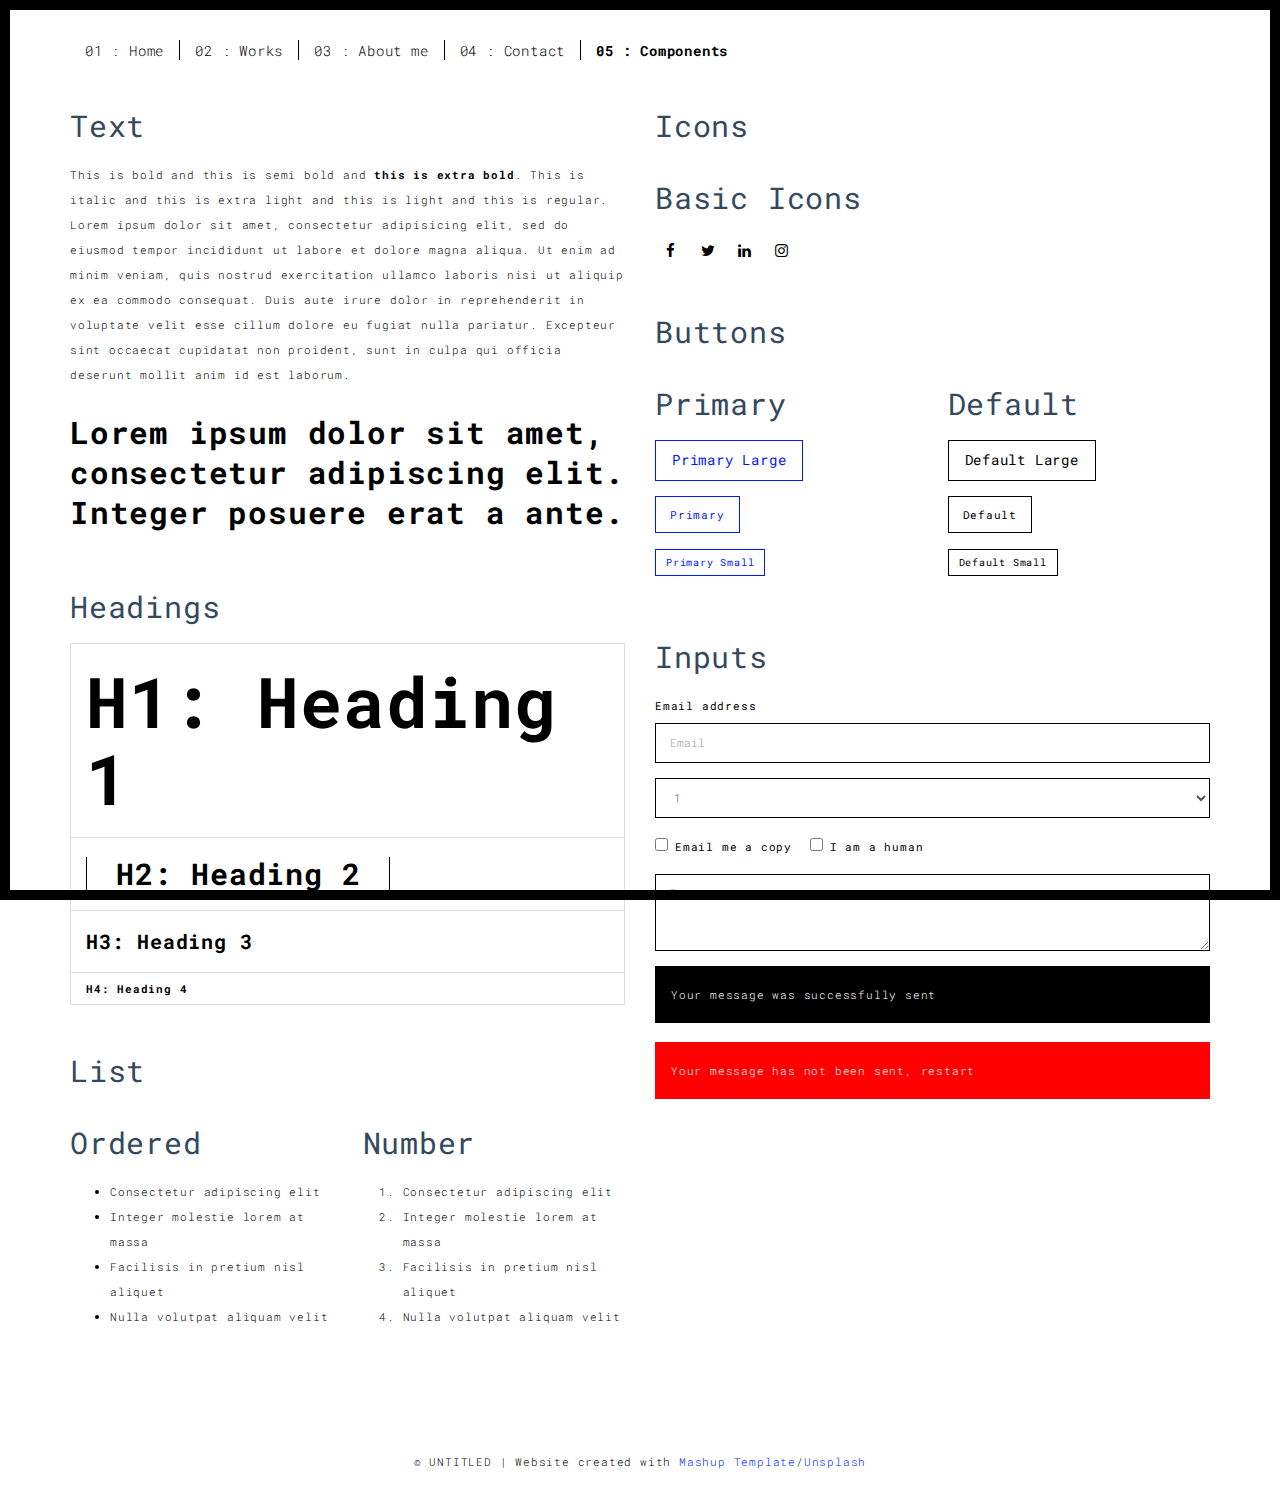
<file: components.html>
<!DOCTYPE html>
<html lang="en">

<head>
  <meta charset="UTF-8">
  <meta content="IE=edge" http-equiv="X-UA-Compatible">
  <meta content="width=device-width,initial-scale=1" name="viewport">
  <meta content="description" name="description">
  <meta name="google" content="notranslate" />
  <meta content="Mashup templates have been developped by Orson.io team" name="author">

  <!-- Disable tap highlight on IE -->
  <meta name="msapplication-tap-highlight" content="no">
  
  <link rel="apple-touch-icon" sizes="180x180" href="./assets/apple-icon-180x180.png">
  <link href="./assets/favicon.ico" rel="icon">

  <title>Title page</title>  

<link href="./main.3f6952e4.css" rel="stylesheet"></head>

<body class="">
<div id="site-border-left"></div>
<div id="site-border-right"></div>
<div id="site-border-top"></div>
<div id="site-border-bottom"></div>
 <!-- Add your content of header -->
<header>
  <nav class="navbar  navbar-fixed-top navbar-default">
    <div class="container">
        <button type="button" class="navbar-toggle collapsed" data-toggle="collapse" data-target="#navbar-collapse" aria-expanded="false">
          <span class="sr-only">Toggle navigation</span>
          <span class="icon-bar"></span>
          <span class="icon-bar"></span>
          <span class="icon-bar"></span>
        </button>

      <div class="collapse navbar-collapse" id="navbar-collapse">
        <ul class="nav navbar-nav ">
          <li><a href="./index.html" title="">01 : Home</a></li>
          <li><a href="./works.html" title="">02 : Works</a></li>
          <li><a href="./about.html" title="">03 : About me</a></li>
          <li><a href="./contact.html" title="">04 : Contact</a></li>
          <li><a href="./components.html" title="">05 : Components</a></li>
        </ul>


      </div> 
    </div>
  </nav>
</header>

<div class="section-container">
  
<!-- Add your site or app content here -->
  <div class="container">
    <div class="row">
      <div class="col-xs-12 col-md-6">

        <div class="template-example">
          <h2 class="template-title-example">Text</h2>
          <p>This is bold and this is semi bold and <b>this is extra bold</b>. This is italic and this is extra light and this is light
          and this is regular. Lorem ipsum dolor sit amet, consectetur adipisicing elit, sed do eiusmod
          tempor incididunt ut labore et dolore magna aliqua. Ut enim ad minim veniam,
          quis nostrud exercitation ullamco laboris nisi ut aliquip ex ea commodo
          consequat. Duis aute irure dolor in reprehenderit in voluptate velit esse
          cillum dolore eu fugiat nulla pariatur. Excepteur sint occaecat cupidatat non
          proident, sunt in culpa qui officia deserunt mollit anim id est laborum.

          <blockquote>
            <p>Lorem ipsum dolor sit amet, consectetur adipiscing elit. Integer posuere erat a ante.</p>
          </blockquote>
          
          </p>
        </div>

        <div class="template-example">
          <h2 class="template-title-example">Headings</h2>
          
          <table class="table table-bordered">
            <tr><td><h1>H1: Heading 1</h1></td></tr>
            <tr><td><h2>H2: Heading 2</h2></td></tr>
            <tr><td><h3>H3: Heading 3</h3></td></tr>
            <tr><td><h4>H4: Heading 4</h4></td></tr>
          </table>
          
        </div>

        
        <div class="template-example">
          <h2 class="template-title-example">List</h2>
          <div class="row">
            <div class="col-md-6">
              <h3 class="template-title-example">Ordered</h3>
              <ul>
                <li>Consectetur adipiscing elit</li>
                <li>Integer molestie lorem at massa</li>
                <li>Facilisis in pretium nisl aliquet</li>
                <li>Nulla volutpat aliquam velit</li>
              </ul>
            </div>
            <div class="col-md-6">
              <h3 class="template-title-example">Number</h3>
              <ol>
                <li>Consectetur adipiscing elit</li>
                <li>Integer molestie lorem at massa</li>
                <li>Facilisis in pretium nisl aliquet</li>
                <li>Nulla volutpat aliquam velit</li>
              </ol>
            </div>
          </div>
        </div>
        
      </div>

      <div class="col-xs-12 col-md-6">
        <div class="template-example">
          <h2 class="template-title-example">Icons</h2>
          
          <div class="row">
            
            <div class="col-md-6">
               <h3 class="template-title-example">Basic Icons</h2>
                <ul class="list-icons">
                  <li>
                    <span class="fa-icon">
                      <i class="fa fa-facebook"></i>
                    </span>
                  </li>
                  <li>
                    <span class="fa-icon">
                      <i class="fa fa-twitter"></i>
                    </span>
                  </li>
                  <li>
                    <span class="fa-icon">
                      <i class="fa fa-linkedin"></i>
                    </span>
                  </li>
                  <li>
                    <span class="fa-icon">
                      <i class="fa fa-instagram"></i>
                    </span>
                  </li>
                </ul>
            </div>

          </div>


          


        </div>

        <div class="template-example">
          <h2 class="template-title-example">Buttons</h2>
          <div class="row">
            <div class="col-md-6">
              <h3 class="template-title-example">Primary</h2>
              <div class="row">
                  <div class="col-md-6">
                  <p><a href="" class="btn btn-primary btn-lg">Primary Large</a></p>
                  <p><a href="" class="btn btn-primary">Primary </a></p>
                  <p><a href="" class="btn btn-primary btn-sm">Primary Small</a></p>
                </div>
              </div>

              
            </div>

            <div class="col-md-6">
              <h3 class="template-title-example">Default</h2>
              <div class="row">
                  <div class="col-md-6">
                  <p><a href="" class="btn btn-default btn-lg">Default Large</a></p>
                  <p><a href="" class="btn btn-default">Default </a></p>
                  <p><a href="" class="btn btn-default btn-sm">Default Small</a></p>
                </div>
              </div>

            </div>
          </div>
        </div>
        
        <div class="template-example">
          <h2 class="template-title-example">Inputs</h2>

            <div class="form-group">
              <label for="exampleInputEmail1">Email address</label>
              <input type="email" class="form-control" id="exampleInputEmail1" placeholder="Email">
            </div>

            <div class="form-group">
              <select class="form-control">
                <option>1</option>
                <option>2</option>
                <option>3</option>
                <option>4</option>
                <option>5</option>
              </select>
            </div>

            <div class="form-group">
              <label class="checkbox-inline">
                <input 
                type="checkbox" id="inlineCheckbox1" value="option1"> Email me a copy
              </label>
              <label class="checkbox-inline">
                <input type="checkbox" id="inlineCheckbox2" value="option2"> I am a human
              </label>
            </div>

            <div class="form-group">
              <textarea class="form-control" rows="3" placeholder="Enter your message"></textarea>
            </div>
            
            <div class="alert alert-success" role="alert">Your message was successfully sent</div>
            <div class="alert alert-danger" role="alert">Your message has not been sent, restart</div>
        </div>




      </div>
    </div>
  </div>
</div>

<footer class="footer-container text-center">
  <div class="container">
    <div class="row">
      <div class="col-xs-12">
        <p>© UNTITLED | Website created with <a href="http://www.mashup-template.com/" title="Create website with free html template">Mashup Template</a>/<a href="https://www.unsplash.com/" title="Beautiful Free Images">Unsplash</a></p>
      </div>
    </div>
  </div>
</footer>

<script>
  document.addEventListener("DOMContentLoaded", function (event) {
     navActivePage();
  });
</script>

<!-- Google Analytics: change UA-XXXXX-X to be your site's ID 

<script>
  (function (i, s, o, g, r, a, m) {
    i['GoogleAnalyticsObject'] = r; i[r] = i[r] || function () {
      (i[r].q = i[r].q || []).push(arguments)
    }, i[r].l = 1 * new Date(); a = s.createElement(o),
      m = s.getElementsByTagName(o)[0]; a.async = 1; a.src = g; m.parentNode.insertBefore(a, m)
  })(window, document, 'script', '//www.google-analytics.com/analytics.js', 'ga');
  ga('create', 'UA-XXXXX-X', 'auto');
  ga('send', 'pageview');
</script>

--> <script type="text/javascript" src="./main.70a66962.js"></script></body>

</html>
</file>
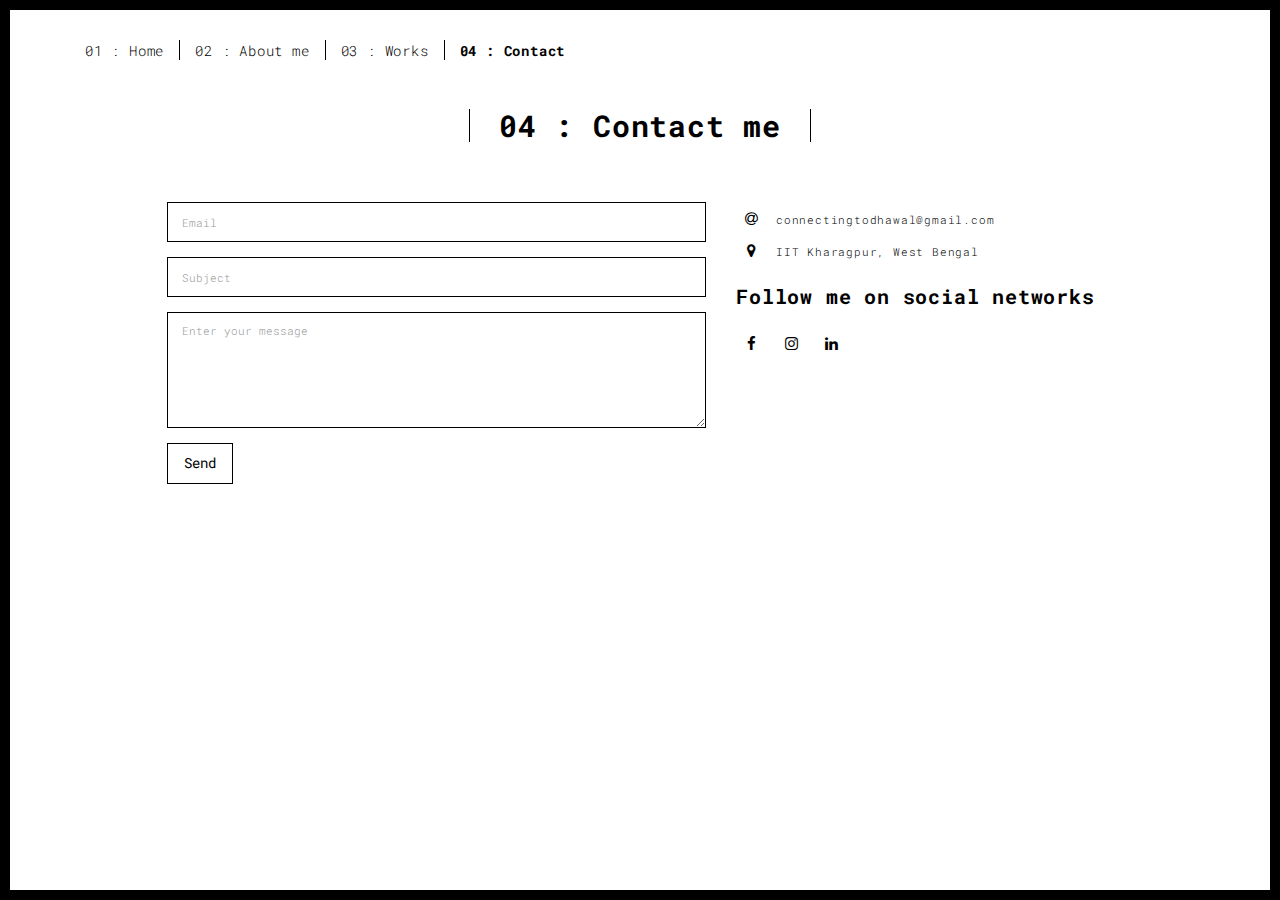
<file: contact.html>
<!DOCTYPE html>
<html lang="en">

<head>
  <meta charset="UTF-8">
  <meta content="IE=edge" http-equiv="X-UA-Compatible">
  <meta content="width=device-width,initial-scale=1" name="viewport">
  <meta content="description" name="description">
  <meta name="google" content="notranslate" />
  <meta content="Mashup templates have been developped by Orson.io team" name="author">

  <!-- Disable tap highlight on IE -->
  <meta name="msapplication-tap-highlight" content="no">
  
  <link rel="apple-touch-icon" sizes="180x180" href="./assets/apple-icon-180x180.png">
  <link href="./assets/favicon.ico" rel="icon">

  <title>Dhawal's Portfolio</title> 

<link href="./main.3f6952e4.css" rel="stylesheet"></head>

<body class="">
<div id="site-border-left"></div>
<div id="site-border-right"></div>
<div id="site-border-top"></div>
<div id="site-border-bottom"></div>
 <!-- Add your content of header -->
<header>
  <nav class="navbar  navbar-fixed-top navbar-default">
    <div class="container">
        <button type="button" class="navbar-toggle collapsed" data-toggle="collapse" data-target="#navbar-collapse" aria-expanded="false">
          <span class="sr-only">Toggle navigation</span>
          <span class="icon-bar"></span>
          <span class="icon-bar"></span>
          <span class="icon-bar"></span>
        </button>

      <div class="collapse navbar-collapse" id="navbar-collapse">
        <ul class="nav navbar-nav ">
          <li><a href="./index.html" title="">01 : Home</a></li>          
          <li><a href="./about.html" title="">02 : About me</a></li>
          <li><a href="./works.html" title="">03 : Works</a></li>
          <li><a href="./contact.html" title="">04 : Contact</a></li>
        </ul>


      </div> 
    </div>
  </nav>
</header>

<div class="section-container">
    <div class="container">
      <div class="row">
        <div class="col-xs-12">
          <div class="section-container-spacer text-center">
            <h1 class="h2">04 : Contact me</h1>
          </div>
          
          <div class="row">
            <div class="col-md-10 col-md-offset-1">
               <form action="" class="reveal-content">
                  <div class="row">
                    <div class="col-md-7">
                      <div class="form-group">
                        <input type="email" class="form-control" id="email" placeholder="Email">
                      </div>
                      <div class="form-group">
                        <input type="text" class="form-control" id="subject" placeholder="Subject">
                      </div>
                      <div class="form-group">
                        <textarea class="form-control" rows="5" placeholder="Enter your message"></textarea>
                      </div>
                      <button type="submit" class="btn btn-default btn-lg">Send</button>
                    </div>
                    <script src="https://smtpjs.com/v3/smtp.js">
                    </script>
                    <div class="col-md-5 address-container">
                      <ul class="list-unstyled">
                        <!-- <li>
                          <span class="fa-icon">
                            <i class="fa fa-phone" aria-hidden="true"></i>
                          </span>
                          (+91)7697726092
                        </li> -->
                        <li>
                          <span class="fa-icon">
                            <i class="fa fa-at" aria-hidden="true"></i>
                          </span>
                          connectingtodhawal@gmail.com
                        </li>
                        <li>
                          <span class="fa-icon">
                            <i class="fa fa fa-map-marker" aria-hidden="true"></i>
                          </span>
                          IIT Kharagpur, West Bengal
                        </li>
                      </ul>
                      <h3>Follow me on social networks</h3>
                      <a href="http://www.facebook.com" title="" class="fa-icon">
                        <i class="fa fa-facebook"></i>
                      </a>
                      <a href="https://www.instagram.com/dhawaldixit543?igsh=cXM5aWhsa3dhdzhi
                      " title="" class="fa-icon">
                        <i class="fa fa-instagram" ></i>

                      </a>
                      <a href="http://www.linkedin.com/in/dhawal-dixit-1856a6236/" title="" class="fa-icon">
                        <i class="fa fa-linkedin"></i>
                      </a>

                    </div>
                  </div>
                </form>
            </div>

          </div>
         
       </div>
      </div>
    </div>
  </div>



<script>
  document.addEventListener("DOMContentLoaded", function (event) {
     navActivePage();
  });
</script>


<script type="text/javascript" src="./main.70a66962.js"></script></body>

</html>
</file>
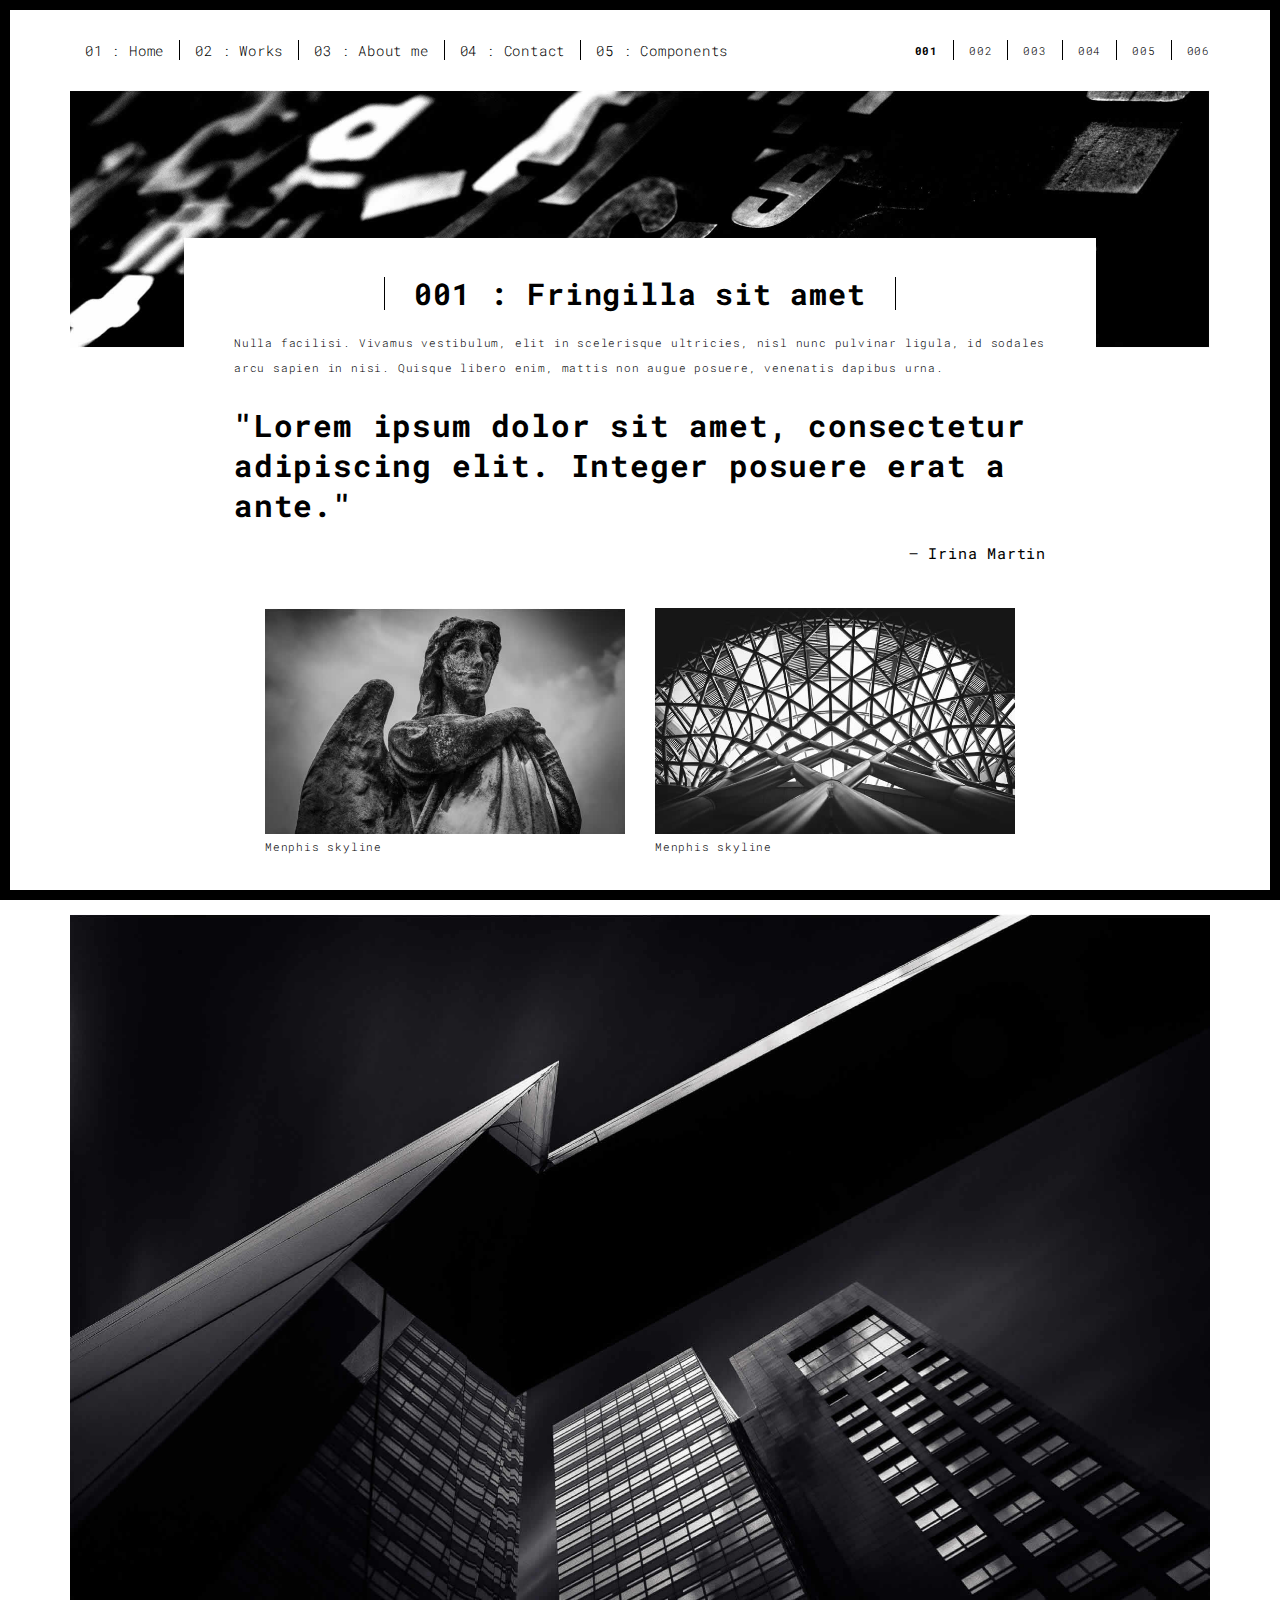
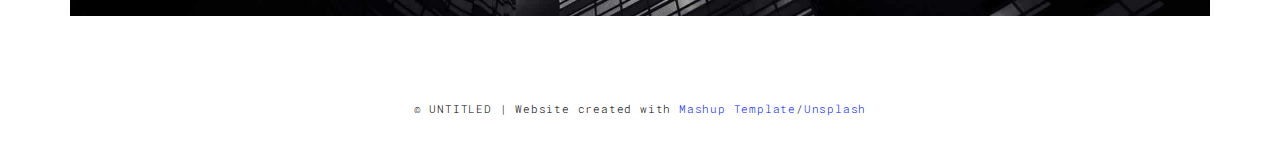
<file: work.html>
<!DOCTYPE html>
<html lang="en">

<head>
  <meta charset="UTF-8">
  <meta content="IE=edge" http-equiv="X-UA-Compatible">
  <meta content="width=device-width,initial-scale=1" name="viewport">
  <meta content="description" name="description">
  <meta name="google" content="notranslate" />
  <meta content="Mashup templates have been developped by Orson.io team" name="author">

  <!-- Disable tap highlight on IE -->
  <meta name="msapplication-tap-highlight" content="no">
  
  <link rel="apple-touch-icon" sizes="180x180" href="./assets/apple-icon-180x180.png">
  <link href="./assets/favicon.ico" rel="icon">

  <title>Title page</title>  

<link href="./main.3f6952e4.css" rel="stylesheet"></head>

<body class="">
<div id="site-border-left"></div>
<div id="site-border-right"></div>
<div id="site-border-top"></div>
<div id="site-border-bottom"></div>
<!-- Add your content of header -->
<header>
  <nav class="navbar  navbar-fixed-top navbar-default">
    <div class="container">
        <button type="button" class="navbar-toggle collapsed" data-toggle="collapse" data-target="#navbar-collapse" aria-expanded="false">
          <span class="sr-only">Toggle navigation</span>
          <span class="icon-bar"></span>
          <span class="icon-bar"></span>
          <span class="icon-bar"></span>
        </button>

      <div class="collapse navbar-collapse" id="navbar-collapse">
        <ul class="nav navbar-nav ">
          <li><a href="./index.html" title="">01 : Home</a></li>
          <li><a href="./works.html" title="">02 : Works</a></li>
          <li><a href="./about.html" title="">03 : About me</a></li>
          <li><a href="./contact.html" title="">04 : Contact</a></li>
          <li><a href="./components.html" title="">05 : Components</a></li>
        </ul>


          <ul class="nav navbar-nav navbar-right navbar-small visible-md visible-lg">
            <li><a href="./index.html" title="" class="active">001</a></li>
            <li><a href="./index.html" title="">002</a></li>
            <li><a href="./index.html" title="">003</a></li>
            <li><a href="./index.html" title="">004</a></li>
            <li><a href="./index.html" title="">005</a></li>
            <li><a href="./index.html" title="">006</a></li>
          </ul>


      </div> 
    </div>
  </nav>
</header>
<div class="section-container">
  <div class="container">
    <div class="row">
      <div class="col-xs-12">
        <img src="./assets/images/work001-01.jpg" class="img-responsive" alt="">
        <div class="card-container">
          <div class="text-center">
            <h1 class="h2">001 : Fringilla sit amet</h1>
          </div>
          <p>Nulla facilisi. Vivamus vestibulum, elit in scelerisque ultricies, nisl nunc pulvinar ligula, id sodales arcu sapien in nisi. Quisque libero enim, mattis non augue posuere, venenatis dapibus urna.</p>

          <blockquote>
            <p>"Lorem ipsum dolor sit amet, consectetur adipiscing elit. Integer posuere erat a ante."</p>
            <small class="pull-right">Irina Martin</small>
          </blockquote>
        </div>
      </div>

      
      
      <div class="col-md-8 col-md-offset-2 section-container-spacer">
        <div class="row">
          <div class="col-xs-12 col-md-6">
            <img src="./assets/images/work001-02.jpg" class="img-responsive" alt="">
            <p>Menphis skyline</p>
          </div>
          <div class="col-xs-12 col-md-6">
            <img src="./assets/images/work001-03.jpg" class="img-responsive" alt="">
            <p>Menphis skyline</p>
          </div>
        </div>
      </div>

      <div class="col-xs-12">
        <img src="./assets/images/work001-04.jpg" class="img-responsive" alt="">
      </div>

    </div>
  </div>
</div>


<footer class="footer-container text-center">
  <div class="container">
    <div class="row">
      <div class="col-xs-12">
        <p>© UNTITLED | Website created with <a href="http://www.mashup-template.com/" title="Create website with free html template">Mashup Template</a>/<a href="https://www.unsplash.com/" title="Beautiful Free Images">Unsplash</a></p>
      </div>
    </div>
  </div>
</footer>

<script>
  document.addEventListener("DOMContentLoaded", function (event) {
     navActivePage();
  });
</script>

<!-- Google Analytics: change UA-XXXXX-X to be your site's ID 

<script>
  (function (i, s, o, g, r, a, m) {
    i['GoogleAnalyticsObject'] = r; i[r] = i[r] || function () {
      (i[r].q = i[r].q || []).push(arguments)
    }, i[r].l = 1 * new Date(); a = s.createElement(o),
      m = s.getElementsByTagName(o)[0]; a.async = 1; a.src = g; m.parentNode.insertBefore(a, m)
  })(window, document, 'script', '//www.google-analytics.com/analytics.js', 'ga');
  ga('create', 'UA-XXXXX-X', 'auto');
  ga('send', 'pageview');
</script>

--> <script type="text/javascript" src="./main.70a66962.js"></script></body>

</html>
</file>
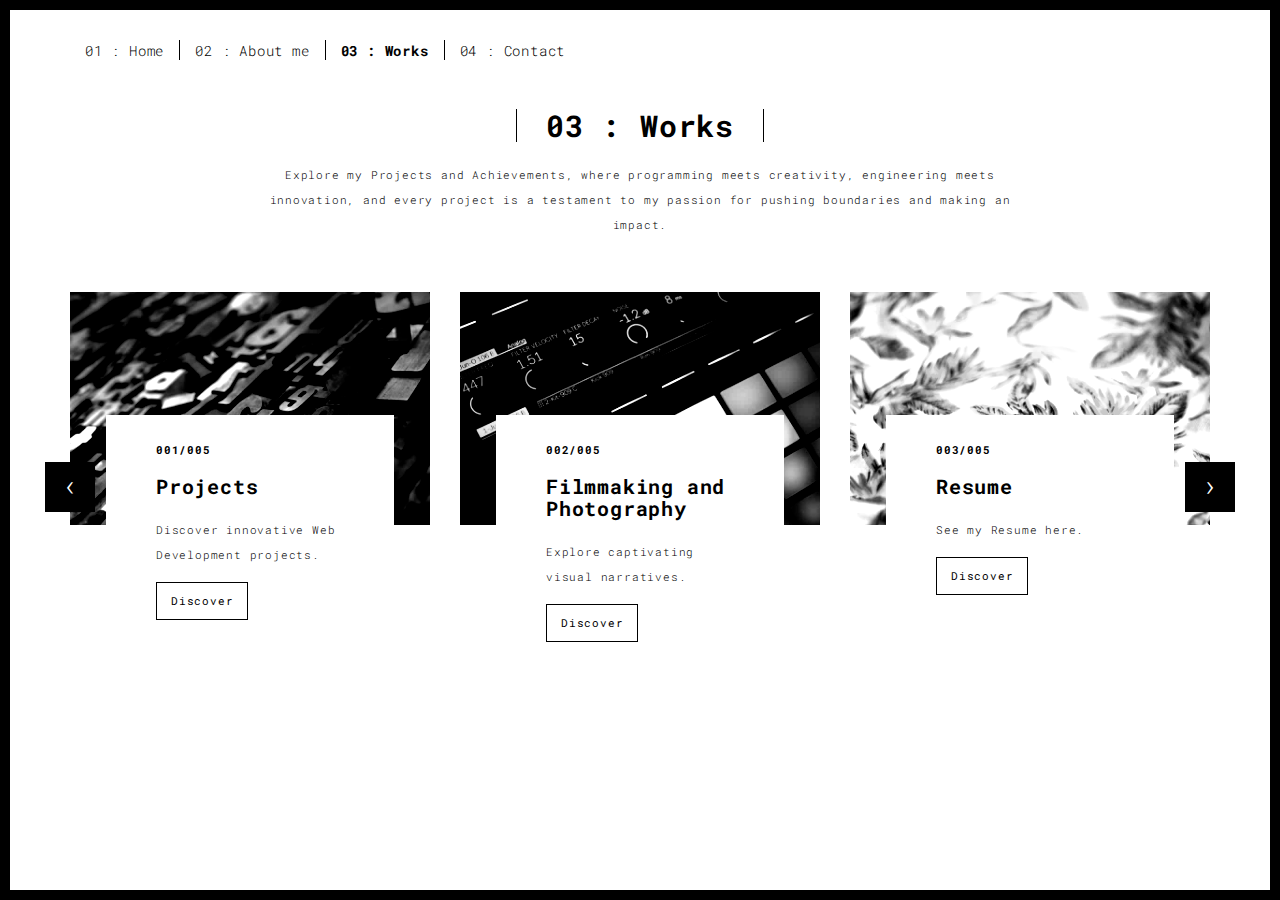
<file: works.html>
<!DOCTYPE html>
<html lang="en">

<head>
  <meta charset="UTF-8">
  <meta content="IE=edge" http-equiv="X-UA-Compatible">
  <meta content="width=device-width,initial-scale=1" name="viewport">
  <meta content="description" name="description">
  <meta name="google" content="notranslate" />
  <meta content="Mashup templates have been developped by Orson.io team" name="author">

  <!-- Disable tap highlight on IE -->
  <meta name="msapplication-tap-highlight" content="no">
  
  <link rel="apple-touch-icon" sizes="180x180" href="./assets/apple-icon-180x180.png">
  <link href="./assets/favicon.ico" rel="icon">

  <title>Dhawal's Portfolio</title>  

<link href="./main.3f6952e4.css" rel="stylesheet"></head>

<body class="">
<div id="site-border-left"></div>
<div id="site-border-right"></div>
<div id="site-border-top"></div>
<div id="site-border-bottom"></div>
 <!-- Add your content of header -->
<header>
  <nav class="navbar  navbar-fixed-top navbar-default">
    <div class="container">
        <button type="button" class="navbar-toggle collapsed" data-toggle="collapse" data-target="#navbar-collapse" aria-expanded="false">
          <span class="sr-only">Toggle navigation</span>
          <span class="icon-bar"></span>
          <span class="icon-bar"></span>
          <span class="icon-bar"></span>
        </button>

      <div class="collapse navbar-collapse" id="navbar-collapse">
        <ul class="nav navbar-nav ">
          <li><a href="./index.html" title="">01 : Home</a></li>          
          <li><a href="./about.html" title="">02 : About me</a></li>
          <li><a href="./works.html" title="">03 : Works</a></li>
          <li><a href="./contact.html" title="">04 : Contact</a></li>
        </ul>


      </div> 
    </div>
  </nav>
</header>

<div class="section-container">
  <div class="container">
    <div class="row">
      
      <div class="col-sm-8 col-sm-offset-2 section-container-spacer">
        <div class="text-center">
          <h1 class="h2">03 : Works</h1>
          <p>Explore my Projects and Achievements, where programming meets creativity,
             engineering meets innovation, and every project is a testament to my passion for
             pushing boundaries and making an impact.</p>
        </div>
      </div>

      <div class="col-md-12">
     
      <div id="myCarousel" class="carousel slide projects-carousel">
        <!-- Carousel items -->
        <div class="carousel-inner">
            <div class="item active">
                <div class="row">
                    <div class="col-sm-4">

                      <a href="" title="" class="black-image-project-hover">
                        <img src="./assets/images/work01-hover.jpg" alt="" class="img-responsive">
                      </a>
                      <div class="card-container card-container-lg">
                        <h4>001/005</h4>
                        <h3>Projects</h3>
                        <p>Discover innovative Web Development projects.</p>
                        <a href="" title="" class="btn btn-default">Discover</a>
                      </div>
                    </div>
                    <div class="col-sm-4">
                      <a href="" title="" class="black-image-project-hover">
                        <img src="./assets/images/work02-hover.jpg" alt="" class="img-responsive">
                      </a>
                      <div class="card-container card-container-lg">
                        <h4>002/005</h4>
                        <h3>Filmmaking and Photography</h3>
                        <p>Explore captivating visual narratives.</p>
                        <a href="" title="" class="btn btn-default">Discover</a>
                      </div>
                    </div>
                    <div class="col-sm-4">
                      <a href="" title="" class="black-image-project-hover">
                        <img src="./assets/images/work03-hover.jpg" alt="" class="img-responsive">
                      </a>
                      <div class="card-container card-container-lg">
                        <h4>003/005</h4>
                        <h3>Resume</h3>
                        <p>See my Resume here.</p>
                        <a href="" title="" class="btn btn-default">Discover</a>
                      </div>
                    </div>
                    
                </div>
                <!--/row-->
            </div>
            <!--/item-->
            <div class="item">
                <div class="row">
                  <div class="col-sm-4">
                    <a href="" class="black-image-project-hover">
                      <img src="./assets/images/work02-hover.jpg" alt="Image" class="img-responsive">
                    </a>
                    <div class="card-container">
                      <h4>004/005</h4>
                      <h3>Competitive Programming</h3>
                      <p>Explore software development prowess.</p>
                      <a href="" class="btn btn-default">Discover</a>
                    </div>
                  </div>
                   <div class="col-sm-4">
                      <a href="" class="black-image-project-hover">
                        <img src="./assets/images/work01-hover.jpg" alt="Image" class="img-responsive">
                      </a>
                      <div class="card-container">
                        <h4>005/005</h4>
                        <h3>Achievements</h3>
                        <p>Highlights & Personal Achievements.</p>
                        <a href="" class="btn btn-default">Discover</a>
                      </div>
                    </div>
                    
                    <!-- <div class="col-sm-4">
                      <a href="./work.html" class="black-image-project-hover">
                        <img src="./assets/images/work03-hover.jpg" alt="Image" class="img-responsive">
                      </a>
                      <div class="card-container">
                        <h4>006/006</h4>
                        <h3>PSSSSSSSSSSSSS</h3>
                        <p>PSSSSSSSSSSSSS.</p>
                        <a href="./work.html" class="btn btn-default">Discover</a>
                      </div>
                    </div> -->
                    
                </div>
                <!--/row-->
            </div>
            
            <!--/item-->
        </div>
        <!--/carousel-inner--> 
        <a class="left carousel-control" href="#myCarousel" data-slide="prev">‹</a>

        <a class="right carousel-control" href="#myCarousel" data-slide="next">›</a>
     </div>




    </div>



    </div>
  </div>
</div>




<script>
  document.addEventListener("DOMContentLoaded", function (event) {
     navActivePage();
  });
</script>

 <script type="text/javascript" src="./main.70a66962.js"></script></body>

</html>
</file>
<file: main.3f6952e4.css>
@import url(https://fonts.googleapis.com/css?family=Roboto:900|Roboto+Mono:300,400,700);
@import url(https://maxcdn.bootstrapcdn.com/font-awesome/4.7.0/css/font-awesome.min.css);
 html{
    font-family:sans-serif;
    -ms-text-size-adjust:100%;
    -webkit-text-size-adjust:100%
}
body{
    margin:0
}
article,aside,details,figcaption,figure,footer,header,hgroup,main,menu,nav,section,summary{
    display:block
}
audio,canvas,progress,video{
    display:inline-block;
    vertical-align:baseline
}
audio:not([controls]){
    display:none;
    height:0
}
[hidden],template{
    display:none
}
a{
    background-color:transparent
}
a:active,a:hover{
    outline:0
}
abbr[title]{
    border-bottom:1px dotted
}
b,strong{
    font-weight:700
}
dfn{
    font-style:italic
}
h1{
    font-size:2em;
    margin:.67em 0
}
mark{
    background:#ff0;
    color:#000
}
small{
    font-size:80%
}
sub,sup{
    font-size:75%;
    line-height:0;
    position:relative;
    vertical-align:baseline
}
sup{
    top:-.5em
}
sub{
    bottom:-.25em
}
img{
    border:0
}
svg:not(:root){
    overflow:hidden
}
figure{
    margin:1em 40px
}
hr{
    box-sizing:content-box;
    height:0
}
pre{
    overflow:auto
}
code,kbd,pre,samp{
    font-family:monospace,monospace;
    font-size:1em
}
button,input,optgroup,select,textarea{
    color:inherit;
    font:inherit;
    margin:0
}
button{
    overflow:visible
}
button,select{
    text-transform:none
}
button,html input[type=button],input[type=reset],input[type=submit]{
    -webkit-appearance:button;
    cursor:pointer
}
button[disabled],html input[disabled]{
    cursor:default
}
button::-moz-focus-inner,input::-moz-focus-inner{
    border:0;
    padding:0
}
input{
    line-height:normal
}
input[type=checkbox],input[type=radio]{
    box-sizing:border-box;
    padding:0
}
input[type=number]::-webkit-inner-spin-button,input[type=number]::-webkit-outer-spin-button{
    height:auto
}
input[type=search]{
    -webkit-appearance:textfield;
    box-sizing:content-box
}
input[type=search]::-webkit-search-cancel-button,input[type=search]::-webkit-search-decoration{
    -webkit-appearance:none
}
fieldset{
    border:1px solid silver;
    margin:0 2px;
    padding:.35em .625em .75em
}
textarea{
    overflow:auto
}
optgroup{
    font-weight:700
}
table{
    border-collapse:collapse;
    border-spacing:0
}
td,th{
    padding:0
}
/*! Source: https://github.com/h5bp/html5-boilerplate/blob/master/src/css/main.css */
@media print{
    *,:after,:before{
        background:transparent!important;
        color:#000!important;
        box-shadow:none!important;
        text-shadow:none!important
    }
    a,a:visited{
        text-decoration:underline
    }
    a[href]:after{
        content:" (" attr(href) ")"
    }
    abbr[title]:after{
        content:" (" attr(title) ")"
    }
    a[href^="#"]:after,a[href^="javascript:"]:after{
        content:""
    }
    blockquote,pre{
        border:1px solid #999;
        page-break-inside:avoid
    }
    thead{
        display:table-header-group
    }
    img,tr{
        page-break-inside:avoid
    }
    img{
        max-width:100%!important
    }
    h2,h3,p{
        orphans:3;
        widows:3
    }
    h2,h3{
        page-break-after:avoid
    }
    .navbar{
        display:none
    }
    .btn>.caret,.dropup>.btn>.caret{
        border-top-color:#000!important
    }
    .label{
        border:1px solid #000
    }
    .table{
        border-collapse:collapse!important
    }
    .table td,.table th{
        background-color:#fff!important
    }
    .table-bordered td,.table-bordered th{
        border:1px solid #ddd!important
    }
}
*,:after,:before{
    -webkit-box-sizing:border-box;
    -moz-box-sizing:border-box;
    box-sizing:border-box
}
html{
    font-size:10px;
    -webkit-tap-highlight-color:transparent
}
body{
    font-family:Roboto Mono,Helvetica,Arial,sans-serif;
    font-size:11px;
    line-height:1.78;
    color:#000;
    background-color:#fff
}
button,input,select,textarea{
    font-family:inherit;
    font-size:inherit;
    line-height:inherit
}
a{
    color:#001aff;
    text-decoration:none
}
a:focus,a:hover{
    color:#0012b3;
    text-decoration:underline
}
a:focus{
    outline:5px auto -webkit-focus-ring-color;
    outline-offset:-2px
}
figure{
    margin:0
}
img{
    vertical-align:middle
}
.img-responsive{
    display:block;
    max-width:100%;
    height:auto
}
.img-rounded{
    border-radius:0
}
.img-thumbnail{
    padding:4px;
    line-height:1.78;
    background-color:#fff;
    border:1px solid #ddd;
    border-radius:0;
    -webkit-transition:all .2s ease-in-out;
    -o-transition:all .2s ease-in-out;
    transition:all .2s ease-in-out;
    display:inline-block;
    max-width:100%;
    height:auto
}
.img-circle{
    border-radius:50%
}
hr{
    margin-top:19px;
    margin-bottom:19px;
    border:0;
    border-top:1px solid #eee
}
.sr-only{
    position:absolute;
    width:1px;
    height:1px;
    margin:-1px;
    padding:0;
    overflow:hidden;
    clip:rect(0,0,0,0);
    border:0
}
.sr-only-focusable:active,.sr-only-focusable:focus{
    position:static;
    width:auto;
    height:auto;
    margin:0;
    overflow:visible;
    clip:auto
}
[role=button]{
    cursor:pointer
}
.h1,.h2,.h3,.h4,.h5,.h6,h1,h2,h3,h4,h5,h6{
    font-family:Roboto Mono,Helvetica,Arial,sans-serif;
    font-weight:700;
    line-height:1.1;
    color:#000
}
.h1 .small,.h1 small,.h2 .small,.h2 small,.h3 .small,.h3 small,.h4 .small,.h4 small,.h5 .small,.h5 small,.h6 .small,.h6 small,h1 .small,h1 small,h2 .small,h2 small,h3 .small,h3 small,h4 .small,h4 small,h5 .small,h5 small,h6 .small,h6 small{
    font-weight:400;
    line-height:1;
    color:#777
}
.h1,.h2,.h3,h1,h2,h3{
    margin-top:19px;
    margin-bottom:9.5px
}
.h1 .small,.h1 small,.h2 .small,.h2 small,.h3 .small,.h3 small,h1 .small,h1 small,h2 .small,h2 small,h3 .small,h3 small{
    font-size:65%
}
.h4,.h5,.h6,h4,h5,h6{
    margin-top:9.5px;
    margin-bottom:9.5px
}
.h4 .small,.h4 small,.h5 .small,.h5 small,.h6 .small,.h6 small,h4 .small,h4 small,h5 .small,h5 small,h6 .small,h6 small{
    font-size:75%
}
.h1,h1{
    font-size:70px
}
.h2,h2{
    font-size:30px
}
.h3,h3{
    font-size:20px
}
.h4,.h5,h4,h5{
    font-size:11px
}
.h6,h6{
    font-size:10px
}
p{
    margin:0 0 9.5px
}
.lead{
    margin-bottom:19px;
    font-size:12px;
    font-weight:300;
    line-height:1.4
}
@media (min-width:768px){
    .lead{
        font-size:16.5px
    }
}
.small,small{
    font-size:90%
}
.mark,mark{
    background-color:#fcf8e3;
    padding:.2em
}
.text-left{
    text-align:left
}
.text-right{
    text-align:right
}
.text-center{
    text-align:center
}
.text-justify{
    text-align:justify
}
.text-nowrap{
    white-space:nowrap
}
.text-lowercase{
    text-transform:lowercase
}
.initialism,.text-uppercase{
    text-transform:uppercase
}
.text-capitalize{
    text-transform:capitalize
}
.text-muted{
    color:#777
}
.text-primary{
    color:#001aff
}
a.text-primary:focus,a.text-primary:hover{
    color:#0015cc
}
.text-success{
    color:#fff
}
a.text-success:focus,a.text-success:hover{
    color:#e6e6e6
}
.text-info{
    color:#31708f
}
a.text-info:focus,a.text-info:hover{
    color:#245269
}
.text-warning{
    color:#8a6d3b
}
a.text-warning:focus,a.text-warning:hover{
    color:#66512c
}
.text-danger{
    color:#fff
}
a.text-danger:focus,a.text-danger:hover{
    color:#e6e6e6
}
.bg-primary{
    color:#fff;
    background-color:#001aff
}
a.bg-primary:focus,a.bg-primary:hover{
    background-color:#0015cc
}
.bg-success,a.bg-success:focus,a.bg-success:hover{
    background-color:#000
}
.bg-info{
    background-color:#d9edf7
}
a.bg-info:focus,a.bg-info:hover{
    background-color:#afd9ee
}
.bg-warning{
    background-color:#fcf8e3
}
a.bg-warning:focus,a.bg-warning:hover{
    background-color:#f7ecb5
}
.bg-danger{
    background-color:red
}
a.bg-danger:focus,a.bg-danger:hover{
    background-color:#c00
}
.page-header{
    padding-bottom:8.5px;
    margin:38px 0 19px;
    border-bottom:1px solid #eee
}
ol,ul{
    margin-top:0;
    margin-bottom:9.5px
}
ol ol,ol ul,ul ol,ul ul{
    margin-bottom:0
}
.list-inline,.list-unstyled{
    padding-left:0;
    list-style:none
}
.list-inline{
    margin-left:-5px
}
.list-inline>li{
    display:inline-block;
    padding-left:5px;
    padding-right:5px
}
dl{
    margin-top:0;
    margin-bottom:19px
}
dd,dt{
    line-height:1.78
}
dt{
    font-weight:700
}
dd{
    margin-left:0
}
.dl-horizontal dd:after,.dl-horizontal dd:before{
    content:" ";
    display:table
}
.dl-horizontal dd:after{
    clear:both
}
@media (min-width:768px){
    .dl-horizontal dt{
        float:left;
        width:160px;
        clear:left;
        text-align:right;
        overflow:hidden;
        text-overflow:ellipsis;
        white-space:nowrap
    }
    .dl-horizontal dd{
        margin-left:180px
    }
}
abbr[data-original-title],abbr[title]{
    cursor:help;
    border-bottom:1px dotted #777
}
.initialism{
    font-size:90%
}
blockquote{
    padding:9.5px 19px;
    margin:0 0 19px;
    font-size:13.75px;
    border-left:5px solid #eee
}
blockquote ol:last-child,blockquote p:last-child,blockquote ul:last-child{
    margin-bottom:0
}
blockquote .small,blockquote footer,blockquote small{
    display:block;
    font-size:80%;
    line-height:1.78;
    color:#777
}
blockquote .small:before,blockquote footer:before,blockquote small:before{
    content:"\2014 \A0"
}
.blockquote-reverse,blockquote.pull-right{
    padding-right:15px;
    padding-left:0;
    border-right:5px solid #eee;
    border-left:0;
    text-align:right
}
.blockquote-reverse .small:before,.blockquote-reverse footer:before,.blockquote-reverse small:before,blockquote.pull-right .small:before,blockquote.pull-right footer:before,blockquote.pull-right small:before{
    content:""
}
.blockquote-reverse .small:after,.blockquote-reverse footer:after,.blockquote-reverse small:after,blockquote.pull-right .small:after,blockquote.pull-right footer:after,blockquote.pull-right small:after{
    content:"\A0 \2014"
}
address{
    margin-bottom:19px;
    font-style:normal;
    line-height:1.78
}
code,kbd,pre,samp{
    font-family:Menlo,Monaco,Consolas,Courier New,monospace
}
code{
    color:#c7254e;
    background-color:#f9f2f4
}
code,kbd{
    padding:2px 4px;
    font-size:90%;
    border-radius:0
}
kbd{
    color:#fff;
    background-color:#333;
    box-shadow:inset 0 -1px 0 rgba(0,0,0,.25)
}
kbd kbd{
    padding:0;
    font-size:100%;
    font-weight:700;
    box-shadow:none
}
pre{
    display:block;
    padding:9px;
    margin:0 0 9.5px;
    font-size:10px;
    line-height:1.78;
    word-break:break-all;
    word-wrap:break-word;
    color:#333;
    background-color:#f5f5f5;
    border:1px solid #ccc;
    border-radius:0
}
pre code{
    padding:0;
    font-size:inherit;
    color:inherit;
    white-space:pre-wrap;
    background-color:transparent;
    border-radius:0
}
.pre-scrollable{
    max-height:340px;
    overflow-y:scroll
}
.container{
    margin-right:auto;
    margin-left:auto;
    padding-left:15px;
    padding-right:15px
}
.container:after,.container:before{
    content:" ";
    display:table
}
.container:after{
    clear:both
}
@media (min-width:768px){
    .container{
        width:750px
    }
}
@media (min-width:992px){
    .container{
        width:970px
    }
}
@media (min-width:1200px){
    .container{
        width:1170px
    }
}
.container-fluid{
    margin-right:auto;
    margin-left:auto;
    padding-left:15px;
    padding-right:15px
}
.container-fluid:after,.container-fluid:before{
    content:" ";
    display:table
}
.container-fluid:after{
    clear:both
}
.row{
    margin-left:-15px;
    margin-right:-15px
}
.row:after,.row:before{
    content:" ";
    display:table
}
.row:after{
    clear:both
}
.col-lg-1,.col-lg-2,.col-lg-3,.col-lg-4,.col-lg-5,.col-lg-6,.col-lg-7,.col-lg-8,.col-lg-9,.col-lg-10,.col-lg-11,.col-lg-12,.col-md-1,.col-md-2,.col-md-3,.col-md-4,.col-md-5,.col-md-6,.col-md-7,.col-md-8,.col-md-9,.col-md-10,.col-md-11,.col-md-12,.col-sm-1,.col-sm-2,.col-sm-3,.col-sm-4,.col-sm-5,.col-sm-6,.col-sm-7,.col-sm-8,.col-sm-9,.col-sm-10,.col-sm-11,.col-sm-12,.col-xs-1,.col-xs-2,.col-xs-3,.col-xs-4,.col-xs-5,.col-xs-6,.col-xs-7,.col-xs-8,.col-xs-9,.col-xs-10,.col-xs-11,.col-xs-12{
    position:relative;
    min-height:1px;
    padding-left:15px;
    padding-right:15px
}
.col-xs-1,.col-xs-2,.col-xs-3,.col-xs-4,.col-xs-5,.col-xs-6,.col-xs-7,.col-xs-8,.col-xs-9,.col-xs-10,.col-xs-11,.col-xs-12{
    float:left
}
.col-xs-1{
    width:8.33333%
}
.col-xs-2{
    width:16.66667%
}
.col-xs-3{
    width:25%
}
.col-xs-4{
    width:33.33333%
}
.col-xs-5{
    width:41.66667%
}
.col-xs-6{
    width:50%
}
.col-xs-7{
    width:58.33333%
}
.col-xs-8{
    width:66.66667%
}
.col-xs-9{
    width:75%
}
.col-xs-10{
    width:83.33333%
}
.col-xs-11{
    width:91.66667%
}
.col-xs-12{
    width:100%
}
.col-xs-pull-0{
    right:auto
}
.col-xs-pull-1{
    right:8.33333%
}
.col-xs-pull-2{
    right:16.66667%
}
.col-xs-pull-3{
    right:25%
}
.col-xs-pull-4{
    right:33.33333%
}
.col-xs-pull-5{
    right:41.66667%
}
.col-xs-pull-6{
    right:50%
}
.col-xs-pull-7{
    right:58.33333%
}
.col-xs-pull-8{
    right:66.66667%
}
.col-xs-pull-9{
    right:75%
}
.col-xs-pull-10{
    right:83.33333%
}
.col-xs-pull-11{
    right:91.66667%
}
.col-xs-pull-12{
    right:100%
}
.col-xs-push-0{
    left:auto
}
.col-xs-push-1{
    left:8.33333%
}
.col-xs-push-2{
    left:16.66667%
}
.col-xs-push-3{
    left:25%
}
.col-xs-push-4{
    left:33.33333%
}
.col-xs-push-5{
    left:41.66667%
}
.col-xs-push-6{
    left:50%
}
.col-xs-push-7{
    left:58.33333%
}
.col-xs-push-8{
    left:66.66667%
}
.col-xs-push-9{
    left:75%
}
.col-xs-push-10{
    left:83.33333%
}
.col-xs-push-11{
    left:91.66667%
}
.col-xs-push-12{
    left:100%
}
.col-xs-offset-0{
    margin-left:0
}
.col-xs-offset-1{
    margin-left:8.33333%
}
.col-xs-offset-2{
    margin-left:16.66667%
}
.col-xs-offset-3{
    margin-left:25%
}
.col-xs-offset-4{
    margin-left:33.33333%
}
.col-xs-offset-5{
    margin-left:41.66667%
}
.col-xs-offset-6{
    margin-left:50%
}
.col-xs-offset-7{
    margin-left:58.33333%
}
.col-xs-offset-8{
    margin-left:66.66667%
}
.col-xs-offset-9{
    margin-left:75%
}
.col-xs-offset-10{
    margin-left:83.33333%
}
.col-xs-offset-11{
    margin-left:91.66667%
}
.col-xs-offset-12{
    margin-left:100%
}
@media (min-width:768px){
    .col-sm-1,.col-sm-2,.col-sm-3,.col-sm-4,.col-sm-5,.col-sm-6,.col-sm-7,.col-sm-8,.col-sm-9,.col-sm-10,.col-sm-11,.col-sm-12{
        float:left
    }
    .col-sm-1{
        width:8.33333%
    }
    .col-sm-2{
        width:16.66667%
    }
    .col-sm-3{
        width:25%
    }
    .col-sm-4{
        width:33.33333%
    }
    .col-sm-5{
        width:41.66667%
    }
    .col-sm-6{
        width:50%
    }
    .col-sm-7{
        width:58.33333%
    }
    .col-sm-8{
        width:66.66667%
    }
    .col-sm-9{
        width:75%
    }
    .col-sm-10{
        width:83.33333%
    }
    .col-sm-11{
        width:91.66667%
    }
    .col-sm-12{
        width:100%
    }
    .col-sm-pull-0{
        right:auto
    }
    .col-sm-pull-1{
        right:8.33333%
    }
    .col-sm-pull-2{
        right:16.66667%
    }
    .col-sm-pull-3{
        right:25%
    }
    .col-sm-pull-4{
        right:33.33333%
    }
    .col-sm-pull-5{
        right:41.66667%
    }
    .col-sm-pull-6{
        right:50%
    }
    .col-sm-pull-7{
        right:58.33333%
    }
    .col-sm-pull-8{
        right:66.66667%
    }
    .col-sm-pull-9{
        right:75%
    }
    .col-sm-pull-10{
        right:83.33333%
    }
    .col-sm-pull-11{
        right:91.66667%
    }
    .col-sm-pull-12{
        right:100%
    }
    .col-sm-push-0{
        left:auto
    }
    .col-sm-push-1{
        left:8.33333%
    }
    .col-sm-push-2{
        left:16.66667%
    }
    .col-sm-push-3{
        left:25%
    }
    .col-sm-push-4{
        left:33.33333%
    }
    .col-sm-push-5{
        left:41.66667%
    }
    .col-sm-push-6{
        left:50%
    }
    .col-sm-push-7{
        left:58.33333%
    }
    .col-sm-push-8{
        left:66.66667%
    }
    .col-sm-push-9{
        left:75%
    }
    .col-sm-push-10{
        left:83.33333%
    }
    .col-sm-push-11{
        left:91.66667%
    }
    .col-sm-push-12{
        left:100%
    }
    .col-sm-offset-0{
        margin-left:0
    }
    .col-sm-offset-1{
        margin-left:8.33333%
    }
    .col-sm-offset-2{
        margin-left:16.66667%
    }
    .col-sm-offset-3{
        margin-left:25%
    }
    .col-sm-offset-4{
        margin-left:33.33333%
    }
    .col-sm-offset-5{
        margin-left:41.66667%
    }
    .col-sm-offset-6{
        margin-left:50%
    }
    .col-sm-offset-7{
        margin-left:58.33333%
    }
    .col-sm-offset-8{
        margin-left:66.66667%
    }
    .col-sm-offset-9{
        margin-left:75%
    }
    .col-sm-offset-10{
        margin-left:83.33333%
    }
    .col-sm-offset-11{
        margin-left:91.66667%
    }
    .col-sm-offset-12{
        margin-left:100%
    }
}
@media (min-width:992px){
    .col-md-1,.col-md-2,.col-md-3,.col-md-4,.col-md-5,.col-md-6,.col-md-7,.col-md-8,.col-md-9,.col-md-10,.col-md-11,.col-md-12{
        float:left
    }
    .col-md-1{
        width:8.33333%
    }
    .col-md-2{
        width:16.66667%
    }
    .col-md-3{
        width:25%
    }
    .col-md-4{
        width:33.33333%
    }
    .col-md-5{
        width:41.66667%
    }
    .col-md-6{
        width:50%
    }
    .col-md-7{
        width:58.33333%
    }
    .col-md-8{
        width:66.66667%
    }
    .col-md-9{
        width:75%
    }
    .col-md-10{
        width:83.33333%
    }
    .col-md-11{
        width:91.66667%
    }
    .col-md-12{
        width:100%
    }
    .col-md-pull-0{
        right:auto
    }
    .col-md-pull-1{
        right:8.33333%
    }
    .col-md-pull-2{
        right:16.66667%
    }
    .col-md-pull-3{
        right:25%
    }
    .col-md-pull-4{
        right:33.33333%
    }
    .col-md-pull-5{
        right:41.66667%
    }
    .col-md-pull-6{
        right:50%
    }
    .col-md-pull-7{
        right:58.33333%
    }
    .col-md-pull-8{
        right:66.66667%
    }
    .col-md-pull-9{
        right:75%
    }
    .col-md-pull-10{
        right:83.33333%
    }
    .col-md-pull-11{
        right:91.66667%
    }
    .col-md-pull-12{
        right:100%
    }
    .col-md-push-0{
        left:auto
    }
    .col-md-push-1{
        left:8.33333%
    }
    .col-md-push-2{
        left:16.66667%
    }
    .col-md-push-3{
        left:25%
    }
    .col-md-push-4{
        left:33.33333%
    }
    .col-md-push-5{
        left:41.66667%
    }
    .col-md-push-6{
        left:50%
    }
    .col-md-push-7{
        left:58.33333%
    }
    .col-md-push-8{
        left:66.66667%
    }
    .col-md-push-9{
        left:75%
    }
    .col-md-push-10{
        left:83.33333%
    }
    .col-md-push-11{
        left:91.66667%
    }
    .col-md-push-12{
        left:100%
    }
    .col-md-offset-0{
        margin-left:0
    }
    .col-md-offset-1{
        margin-left:8.33333%
    }
    .col-md-offset-2{
        margin-left:16.66667%
    }
    .col-md-offset-3{
        margin-left:25%
    }
    .col-md-offset-4{
        margin-left:33.33333%
    }
    .col-md-offset-5{
        margin-left:41.66667%
    }
    .col-md-offset-6{
        margin-left:50%
    }
    .col-md-offset-7{
        margin-left:58.33333%
    }
    .col-md-offset-8{
        margin-left:66.66667%
    }
    .col-md-offset-9{
        margin-left:75%
    }
    .col-md-offset-10{
        margin-left:83.33333%
    }
    .col-md-offset-11{
        margin-left:91.66667%
    }
    .col-md-offset-12{
        margin-left:100%
    }
}
@media (min-width:1200px){
    .col-lg-1,.col-lg-2,.col-lg-3,.col-lg-4,.col-lg-5,.col-lg-6,.col-lg-7,.col-lg-8,.col-lg-9,.col-lg-10,.col-lg-11,.col-lg-12{
        float:left
    }
    .col-lg-1{
        width:8.33333%
    }
    .col-lg-2{
        width:16.66667%
    }
    .col-lg-3{
        width:25%
    }
    .col-lg-4{
        width:33.33333%
    }
    .col-lg-5{
        width:41.66667%
    }
    .col-lg-6{
        width:50%
    }
    .col-lg-7{
        width:58.33333%
    }
    .col-lg-8{
        width:66.66667%
    }
    .col-lg-9{
        width:75%
    }
    .col-lg-10{
        width:83.33333%
    }
    .col-lg-11{
        width:91.66667%
    }
    .col-lg-12{
        width:100%
    }
    .col-lg-pull-0{
        right:auto
    }
    .col-lg-pull-1{
        right:8.33333%
    }
    .col-lg-pull-2{
        right:16.66667%
    }
    .col-lg-pull-3{
        right:25%
    }
    .col-lg-pull-4{
        right:33.33333%
    }
    .col-lg-pull-5{
        right:41.66667%
    }
    .col-lg-pull-6{
        right:50%
    }
    .col-lg-pull-7{
        right:58.33333%
    }
    .col-lg-pull-8{
        right:66.66667%
    }
    .col-lg-pull-9{
        right:75%
    }
    .col-lg-pull-10{
        right:83.33333%
    }
    .col-lg-pull-11{
        right:91.66667%
    }
    .col-lg-pull-12{
        right:100%
    }
    .col-lg-push-0{
        left:auto
    }
    .col-lg-push-1{
        left:8.33333%
    }
    .col-lg-push-2{
        left:16.66667%
    }
    .col-lg-push-3{
        left:25%
    }
    .col-lg-push-4{
        left:33.33333%
    }
    .col-lg-push-5{
        left:41.66667%
    }
    .col-lg-push-6{
        left:50%
    }
    .col-lg-push-7{
        left:58.33333%
    }
    .col-lg-push-8{
        left:66.66667%
    }
    .col-lg-push-9{
        left:75%
    }
    .col-lg-push-10{
        left:83.33333%
    }
    .col-lg-push-11{
        left:91.66667%
    }
    .col-lg-push-12{
        left:100%
    }
    .col-lg-offset-0{
        margin-left:0
    }
    .col-lg-offset-1{
        margin-left:8.33333%
    }
    .col-lg-offset-2{
        margin-left:16.66667%
    }
    .col-lg-offset-3{
        margin-left:25%
    }
    .col-lg-offset-4{
        margin-left:33.33333%
    }
    .col-lg-offset-5{
        margin-left:41.66667%
    }
    .col-lg-offset-6{
        margin-left:50%
    }
    .col-lg-offset-7{
        margin-left:58.33333%
    }
    .col-lg-offset-8{
        margin-left:66.66667%
    }
    .col-lg-offset-9{
        margin-left:75%
    }
    .col-lg-offset-10{
        margin-left:83.33333%
    }
    .col-lg-offset-11{
        margin-left:91.66667%
    }
    .col-lg-offset-12{
        margin-left:100%
    }
}
table{
    background-color:transparent
}
caption{
    padding-top:8px;
    padding-bottom:8px;
    color:#777
}
caption,th{
    text-align:left
}
.table{
    width:100%;
    max-width:100%;
    margin-bottom:19px
}
.table>tbody>tr>td,.table>tbody>tr>th,.table>tfoot>tr>td,.table>tfoot>tr>th,.table>thead>tr>td,.table>thead>tr>th{
    padding:8px;
    line-height:1.78;
    vertical-align:top;
    border-top:1px solid #ddd
}
.table>thead>tr>th{
    vertical-align:bottom;
    border-bottom:2px solid #ddd
}
.table>caption+thead>tr:first-child>td,.table>caption+thead>tr:first-child>th,.table>colgroup+thead>tr:first-child>td,.table>colgroup+thead>tr:first-child>th,.table>thead:first-child>tr:first-child>td,.table>thead:first-child>tr:first-child>th{
    border-top:0
}
.table>tbody+tbody{
    border-top:2px solid #ddd
}
.table .table{
    background-color:#fff
}
.table-condensed>tbody>tr>td,.table-condensed>tbody>tr>th,.table-condensed>tfoot>tr>td,.table-condensed>tfoot>tr>th,.table-condensed>thead>tr>td,.table-condensed>thead>tr>th{
    padding:5px
}
.table-bordered,.table-bordered>tbody>tr>td,.table-bordered>tbody>tr>th,.table-bordered>tfoot>tr>td,.table-bordered>tfoot>tr>th,.table-bordered>thead>tr>td,.table-bordered>thead>tr>th{
    border:1px solid #ddd
}
.table-bordered>thead>tr>td,.table-bordered>thead>tr>th{
    border-bottom-width:2px
}
.table-striped>tbody>tr:nth-of-type(odd){
    background-color:#f9f9f9
}
.table-hover>tbody>tr:hover{
    background-color:#f5f5f5
}
table col[class*=col-]{
    position:static;
    float:none;
    display:table-column
}
table td[class*=col-],table th[class*=col-]{
    position:static;
    float:none;
    display:table-cell
}
.table>tbody>tr.active>td,.table>tbody>tr.active>th,.table>tbody>tr>td.active,.table>tbody>tr>th.active,.table>tfoot>tr.active>td,.table>tfoot>tr.active>th,.table>tfoot>tr>td.active,.table>tfoot>tr>th.active,.table>thead>tr.active>td,.table>thead>tr.active>th,.table>thead>tr>td.active,.table>thead>tr>th.active{
    background-color:#f5f5f5
}
.table-hover>tbody>tr.active:hover>td,.table-hover>tbody>tr.active:hover>th,.table-hover>tbody>tr:hover>.active,.table-hover>tbody>tr>td.active:hover,.table-hover>tbody>tr>th.active:hover{
    background-color:#e8e8e8
}
.table-hover>tbody>tr.success:hover>td,.table-hover>tbody>tr.success:hover>th,.table-hover>tbody>tr:hover>.success,.table-hover>tbody>tr>td.success:hover,.table-hover>tbody>tr>th.success:hover,.table>tbody>tr.success>td,.table>tbody>tr.success>th,.table>tbody>tr>td.success,.table>tbody>tr>th.success,.table>tfoot>tr.success>td,.table>tfoot>tr.success>th,.table>tfoot>tr>td.success,.table>tfoot>tr>th.success,.table>thead>tr.success>td,.table>thead>tr.success>th,.table>thead>tr>td.success,.table>thead>tr>th.success{
    background-color:#000
}
.table>tbody>tr.info>td,.table>tbody>tr.info>th,.table>tbody>tr>td.info,.table>tbody>tr>th.info,.table>tfoot>tr.info>td,.table>tfoot>tr.info>th,.table>tfoot>tr>td.info,.table>tfoot>tr>th.info,.table>thead>tr.info>td,.table>thead>tr.info>th,.table>thead>tr>td.info,.table>thead>tr>th.info{
    background-color:#d9edf7
}
.table-hover>tbody>tr.info:hover>td,.table-hover>tbody>tr.info:hover>th,.table-hover>tbody>tr:hover>.info,.table-hover>tbody>tr>td.info:hover,.table-hover>tbody>tr>th.info:hover{
    background-color:#c4e3f3
}
.table>tbody>tr.warning>td,.table>tbody>tr.warning>th,.table>tbody>tr>td.warning,.table>tbody>tr>th.warning,.table>tfoot>tr.warning>td,.table>tfoot>tr.warning>th,.table>tfoot>tr>td.warning,.table>tfoot>tr>th.warning,.table>thead>tr.warning>td,.table>thead>tr.warning>th,.table>thead>tr>td.warning,.table>thead>tr>th.warning{
    background-color:#fcf8e3
}
.table-hover>tbody>tr.warning:hover>td,.table-hover>tbody>tr.warning:hover>th,.table-hover>tbody>tr:hover>.warning,.table-hover>tbody>tr>td.warning:hover,.table-hover>tbody>tr>th.warning:hover{
    background-color:#faf2cc
}
.table>tbody>tr.danger>td,.table>tbody>tr.danger>th,.table>tbody>tr>td.danger,.table>tbody>tr>th.danger,.table>tfoot>tr.danger>td,.table>tfoot>tr.danger>th,.table>tfoot>tr>td.danger,.table>tfoot>tr>th.danger,.table>thead>tr.danger>td,.table>thead>tr.danger>th,.table>thead>tr>td.danger,.table>thead>tr>th.danger{
    background-color:red
}
.table-hover>tbody>tr.danger:hover>td,.table-hover>tbody>tr.danger:hover>th,.table-hover>tbody>tr:hover>.danger,.table-hover>tbody>tr>td.danger:hover,.table-hover>tbody>tr>th.danger:hover{
    background-color:#e60000
}
.table-responsive{
    overflow-x:auto;
    min-height:.01%
}
@media screen and (max-width:767px){
    .table-responsive{
        width:100%;
        margin-bottom:14.25px;
        overflow-y:hidden;
        -ms-overflow-style:-ms-autohiding-scrollbar;
        border:1px solid #ddd
    }
    .table-responsive>.table{
        margin-bottom:0
    }
    .table-responsive>.table>tbody>tr>td,.table-responsive>.table>tbody>tr>th,.table-responsive>.table>tfoot>tr>td,.table-responsive>.table>tfoot>tr>th,.table-responsive>.table>thead>tr>td,.table-responsive>.table>thead>tr>th{
        white-space:nowrap
    }
    .table-responsive>.table-bordered{
        border:0
    }
    .table-responsive>.table-bordered>tbody>tr>td:first-child,.table-responsive>.table-bordered>tbody>tr>th:first-child,.table-responsive>.table-bordered>tfoot>tr>td:first-child,.table-responsive>.table-bordered>tfoot>tr>th:first-child,.table-responsive>.table-bordered>thead>tr>td:first-child,.table-responsive>.table-bordered>thead>tr>th:first-child{
        border-left:0
    }
    .table-responsive>.table-bordered>tbody>tr>td:last-child,.table-responsive>.table-bordered>tbody>tr>th:last-child,.table-responsive>.table-bordered>tfoot>tr>td:last-child,.table-responsive>.table-bordered>tfoot>tr>th:last-child,.table-responsive>.table-bordered>thead>tr>td:last-child,.table-responsive>.table-bordered>thead>tr>th:last-child{
        border-right:0
    }
    .table-responsive>.table-bordered>tbody>tr:last-child>td,.table-responsive>.table-bordered>tbody>tr:last-child>th,.table-responsive>.table-bordered>tfoot>tr:last-child>td,.table-responsive>.table-bordered>tfoot>tr:last-child>th{
        border-bottom:0
    }
}
fieldset{
    margin:0;
    min-width:0
}
fieldset,legend{
    padding:0;
    border:0
}
legend{
    display:block;
    width:100%;
    margin-bottom:19px;
    font-size:16.5px;
    line-height:inherit;
    color:#333;
    border-bottom:1px solid #e5e5e5
}
label{
    display:inline-block;
    max-width:100%;
    margin-bottom:5px;
    font-weight:700
}
input[type=search]{
    -webkit-box-sizing:border-box;
    -moz-box-sizing:border-box;
    box-sizing:border-box
}
input[type=checkbox],input[type=radio]{
    margin:4px 0 0;
    margin-top:1px\9;
    line-height:normal
}
input[type=file]{
    display:block
}
input[type=range]{
    display:block;
    width:100%
}
select[multiple],select[size]{
    height:auto
}
input[type=checkbox]:focus,input[type=file]:focus,input[type=radio]:focus{
    outline:5px auto -webkit-focus-ring-color;
    outline-offset:-2px
}
output{
    padding-top:9px
}
.form-control,output{
    display:block;
    font-size:11px;
    line-height:1.78;
    color:#555
}
.form-control{
    width:100%;
    height:40px;
    padding:8px 14px;
    background-color:#fff;
    background-image:none;
    border:1px solid #000;
    border-radius:0;
    -webkit-box-shadow:inset 0 1px 1px rgba(0,0,0,.075);
    box-shadow:inset 0 1px 1px rgba(0,0,0,.075);
    -webkit-transition:border-color .15s ease-in-out,box-shadow .15s ease-in-out;
    -o-transition:border-color ease-in-out .15s,box-shadow ease-in-out .15s;
    transition:border-color .15s ease-in-out,box-shadow .15s ease-in-out
}
.form-control:focus{
    border-color:#66afe9;
    -webkit-box-shadow:inset 0 1px 1px rgba(0,0,0,.075),0 0 8px rgba(102,175,233,.6);
    box-shadow:inset 0 1px 1px rgba(0,0,0,.075),0 0 8px rgba(102,175,233,.6)
}
.form-control::-moz-placeholder{
    color:#999;
    opacity:1
}
.form-control:-ms-input-placeholder{
    color:#999
}
.form-control::-webkit-input-placeholder{
    color:#999
}
.form-control::-ms-expand{
    border:0;
    background-color:transparent
}
.form-control[disabled],.form-control[readonly],fieldset[disabled] .form-control{
    background-color:#eee;
    opacity:1
}
.form-control[disabled],fieldset[disabled] .form-control{
    cursor:not-allowed
}
textarea.form-control{
    height:auto
}
input[type=search]{
    -webkit-appearance:none
}
@media screen and (-webkit-min-device-pixel-ratio:0){
    input[type=date].form-control,input[type=datetime-local].form-control,input[type=month].form-control,input[type=time].form-control{
        line-height:40px
    }
    .input-group-sm>.input-group-btn>input[type=date].btn,.input-group-sm>.input-group-btn>input[type=datetime-local].btn,.input-group-sm>.input-group-btn>input[type=month].btn,.input-group-sm>.input-group-btn>input[type=time].btn,.input-group-sm>input[type=date].form-control,.input-group-sm>input[type=date].input-group-addon,.input-group-sm>input[type=datetime-local].form-control,.input-group-sm>input[type=datetime-local].input-group-addon,.input-group-sm>input[type=month].form-control,.input-group-sm>input[type=month].input-group-addon,.input-group-sm>input[type=time].form-control,.input-group-sm>input[type=time].input-group-addon,.input-group-sm input[type=date],.input-group-sm input[type=datetime-local],.input-group-sm input[type=month],.input-group-sm input[type=time],input[type=date].input-sm,input[type=datetime-local].input-sm,input[type=month].input-sm,input[type=time].input-sm{
        line-height:27px
    }
    .input-group-lg>.input-group-btn>input[type=date].btn,.input-group-lg>.input-group-btn>input[type=datetime-local].btn,.input-group-lg>.input-group-btn>input[type=month].btn,.input-group-lg>.input-group-btn>input[type=time].btn,.input-group-lg>input[type=date].form-control,.input-group-lg>input[type=date].input-group-addon,.input-group-lg>input[type=datetime-local].form-control,.input-group-lg>input[type=datetime-local].input-group-addon,.input-group-lg>input[type=month].form-control,.input-group-lg>input[type=month].input-group-addon,.input-group-lg>input[type=time].form-control,.input-group-lg>input[type=time].input-group-addon,.input-group-lg input[type=date],.input-group-lg input[type=datetime-local],.input-group-lg input[type=month],.input-group-lg input[type=time],input[type=date].input-lg,input[type=datetime-local].input-lg,input[type=month].input-lg,input[type=time].input-lg{
        line-height:41px
    }
}
.form-group{
    margin-bottom:15px
}
.checkbox,.radio{
    position:relative;
    display:block;
    margin-top:10px;
    margin-bottom:10px
}
.checkbox label,.radio label{
    min-height:19px;
    padding-left:20px;
    margin-bottom:0;
    font-weight:400;
    cursor:pointer
}
.checkbox-inline input[type=checkbox],.checkbox input[type=checkbox],.radio-inline input[type=radio],.radio input[type=radio]{
    position:absolute;
    margin-left:-20px;
    margin-top:4px\9
}
.checkbox+.checkbox,.radio+.radio{
    margin-top:-5px
}
.checkbox-inline,.radio-inline{
    position:relative;
    display:inline-block;
    padding-left:20px;
    margin-bottom:0;
    vertical-align:middle;
    font-weight:400;
    cursor:pointer
}
.checkbox-inline+.checkbox-inline,.radio-inline+.radio-inline{
    margin-top:0;
    margin-left:10px
}
.checkbox-inline.disabled,.checkbox.disabled label,.radio-inline.disabled,.radio.disabled label,fieldset[disabled] .checkbox-inline,fieldset[disabled] .checkbox label,fieldset[disabled] .radio-inline,fieldset[disabled] .radio label,fieldset[disabled] input[type=checkbox],fieldset[disabled] input[type=radio],input[type=checkbox].disabled,input[type=checkbox][disabled],input[type=radio].disabled,input[type=radio][disabled]{
    cursor:not-allowed
}
.form-control-static{
    padding-top:9px;
    padding-bottom:9px;
    margin-bottom:0;
    min-height:30px
}
.form-control-static.input-lg,.form-control-static.input-sm,.input-group-lg>.form-control-static.form-control,.input-group-lg>.form-control-static.input-group-addon,.input-group-lg>.input-group-btn>.form-control-static.btn,.input-group-sm>.form-control-static.form-control,.input-group-sm>.form-control-static.input-group-addon,.input-group-sm>.input-group-btn>.form-control-static.btn{
    padding-left:0;
    padding-right:0
}
.input-group-sm>.form-control,.input-group-sm>.input-group-addon,.input-group-sm>.input-group-btn>.btn,.input-sm{
    height:27px;
    padding:5px 10px;
    font-size:10px;
    line-height:1.5;
    border-radius:0
}
.input-group-sm>.input-group-btn>select.btn,.input-group-sm>select.form-control,.input-group-sm>select.input-group-addon,select.input-sm{
    height:27px;
    line-height:27px
}
.input-group-sm>.input-group-btn>select[multiple].btn,.input-group-sm>.input-group-btn>textarea.btn,.input-group-sm>select[multiple].form-control,.input-group-sm>select[multiple].input-group-addon,.input-group-sm>textarea.form-control,.input-group-sm>textarea.input-group-addon,select[multiple].input-sm,textarea.input-sm{
    height:auto
}
.form-group-sm .form-control{
    height:27px;
    padding:5px 10px;
    font-size:10px;
    line-height:1.5;
    border-radius:0
}
.form-group-sm select.form-control{
    height:27px;
    line-height:27px
}
.form-group-sm select[multiple].form-control,.form-group-sm textarea.form-control{
    height:auto
}
.form-group-sm .form-control-static{
    height:27px;
    min-height:29px;
    padding:6px 10px;
    font-size:10px;
    line-height:1.5
}
.input-group-lg>.form-control,.input-group-lg>.input-group-addon,.input-group-lg>.input-group-btn>.btn,.input-lg{
    height:41px;
    padding:10px 16px;
    font-size:14px;
    line-height:1.33333;
    border-radius:0
}
.input-group-lg>.input-group-btn>select.btn,.input-group-lg>select.form-control,.input-group-lg>select.input-group-addon,select.input-lg{
    height:41px;
    line-height:41px
}
.input-group-lg>.input-group-btn>select[multiple].btn,.input-group-lg>.input-group-btn>textarea.btn,.input-group-lg>select[multiple].form-control,.input-group-lg>select[multiple].input-group-addon,.input-group-lg>textarea.form-control,.input-group-lg>textarea.input-group-addon,select[multiple].input-lg,textarea.input-lg{
    height:auto
}
.form-group-lg .form-control{
    height:41px;
    padding:10px 16px;
    font-size:14px;
    line-height:1.33333;
    border-radius:0
}
.form-group-lg select.form-control{
    height:41px;
    line-height:41px
}
.form-group-lg select[multiple].form-control,.form-group-lg textarea.form-control{
    height:auto
}
.form-group-lg .form-control-static{
    height:41px;
    min-height:33px;
    padding:11px 16px;
    font-size:14px;
    line-height:1.33333
}
.has-feedback{
    position:relative
}
.has-feedback .form-control{
    padding-right:50px
}
.form-control-feedback{
    position:absolute;
    top:0;
    right:0;
    z-index:2;
    display:block;
    width:40px;
    height:40px;
    line-height:40px;
    text-align:center;
    pointer-events:none
}
.form-group-lg .form-control+.form-control-feedback,.input-group-lg+.form-control-feedback,.input-group-lg>.form-control+.form-control-feedback,.input-group-lg>.input-group-addon+.form-control-feedback,.input-group-lg>.input-group-btn>.btn+.form-control-feedback,.input-lg+.form-control-feedback{
    width:41px;
    height:41px;
    line-height:41px
}
.form-group-sm .form-control+.form-control-feedback,.input-group-sm+.form-control-feedback,.input-group-sm>.form-control+.form-control-feedback,.input-group-sm>.input-group-addon+.form-control-feedback,.input-group-sm>.input-group-btn>.btn+.form-control-feedback,.input-sm+.form-control-feedback{
    width:27px;
    height:27px;
    line-height:27px
}
.has-success .checkbox,.has-success .checkbox-inline,.has-success.checkbox-inline label,.has-success.checkbox label,.has-success .control-label,.has-success .help-block,.has-success .radio,.has-success .radio-inline,.has-success.radio-inline label,.has-success.radio label{
    color:#fff
}
.has-success .form-control{
    border-color:#fff;
    -webkit-box-shadow:inset 0 1px 1px rgba(0,0,0,.075);
    box-shadow:inset 0 1px 1px rgba(0,0,0,.075)
}
.has-success .form-control:focus{
    border-color:#e6e6e6;
    -webkit-box-shadow:inset 0 1px 1px rgba(0,0,0,.075),0 0 6px #fff;
    box-shadow:inset 0 1px 1px rgba(0,0,0,.075),0 0 6px #fff
}
.has-success .input-group-addon{
    color:#fff;
    border-color:#fff;
    background-color:#000
}
.has-success .form-control-feedback{
    color:#fff
}
.has-warning .checkbox,.has-warning .checkbox-inline,.has-warning.checkbox-inline label,.has-warning.checkbox label,.has-warning .control-label,.has-warning .help-block,.has-warning .radio,.has-warning .radio-inline,.has-warning.radio-inline label,.has-warning.radio label{
    color:#8a6d3b
}
.has-warning .form-control{
    border-color:#8a6d3b;
    -webkit-box-shadow:inset 0 1px 1px rgba(0,0,0,.075);
    box-shadow:inset 0 1px 1px rgba(0,0,0,.075)
}
.has-warning .form-control:focus{
    border-color:#66512c;
    -webkit-box-shadow:inset 0 1px 1px rgba(0,0,0,.075),0 0 6px #c0a16b;
    box-shadow:inset 0 1px 1px rgba(0,0,0,.075),0 0 6px #c0a16b
}
.has-warning .input-group-addon{
    color:#8a6d3b;
    border-color:#8a6d3b;
    background-color:#fcf8e3
}
.has-warning .form-control-feedback{
    color:#8a6d3b
}
.has-error .checkbox,.has-error .checkbox-inline,.has-error.checkbox-inline label,.has-error.checkbox label,.has-error .control-label,.has-error .help-block,.has-error .radio,.has-error .radio-inline,.has-error.radio-inline label,.has-error.radio label{
    color:#fff
}
.has-error .form-control{
    border-color:#fff;
    -webkit-box-shadow:inset 0 1px 1px rgba(0,0,0,.075);
    box-shadow:inset 0 1px 1px rgba(0,0,0,.075)
}
.has-error .form-control:focus{
    border-color:#e6e6e6;
    -webkit-box-shadow:inset 0 1px 1px rgba(0,0,0,.075),0 0 6px #fff;
    box-shadow:inset 0 1px 1px rgba(0,0,0,.075),0 0 6px #fff
}
.has-error .input-group-addon{
    color:#fff;
    border-color:#fff;
    background-color:red
}
.has-error .form-control-feedback{
    color:#fff
}
.has-feedback label~.form-control-feedback{
    top:24px
}
.has-feedback label.sr-only~.form-control-feedback{
    top:0
}
.help-block{
    display:block;
    margin-top:5px;
    margin-bottom:10px;
    color:#404040
}
@media (min-width:768px){
    .form-inline .form-group{
        display:inline-block;
        margin-bottom:0;
        vertical-align:middle
    }
    .form-inline .form-control{
        display:inline-block;
        width:auto;
        vertical-align:middle
    }
    .form-inline .form-control-static{
        display:inline-block
    }
    .form-inline .input-group{
        display:inline-table;
        vertical-align:middle
    }
    .form-inline .input-group .form-control,.form-inline .input-group .input-group-addon,.form-inline .input-group .input-group-btn{
        width:auto
    }
    .form-inline .input-group>.form-control{
        width:100%
    }
    .form-inline .control-label{
        margin-bottom:0;
        vertical-align:middle
    }
    .form-inline .checkbox,.form-inline .radio{
        display:inline-block;
        margin-top:0;
        margin-bottom:0;
        vertical-align:middle
    }
    .form-inline .checkbox label,.form-inline .radio label{
        padding-left:0
    }
    .form-inline .checkbox input[type=checkbox],.form-inline .radio input[type=radio]{
        position:relative;
        margin-left:0
    }
    .form-inline .has-feedback .form-control-feedback{
        top:0
    }
}
.form-horizontal .checkbox,.form-horizontal .checkbox-inline,.form-horizontal .radio,.form-horizontal .radio-inline{
    margin-top:0;
    margin-bottom:0;
    padding-top:9px
}
.form-horizontal .checkbox,.form-horizontal .radio{
    min-height:28px
}
.form-horizontal .form-group{
    margin-left:-15px;
    margin-right:-15px
}
.form-horizontal .form-group:after,.form-horizontal .form-group:before{
    content:" ";
    display:table
}
.form-horizontal .form-group:after{
    clear:both
}
@media (min-width:768px){
    .form-horizontal .control-label{
        text-align:right;
        margin-bottom:0;
        padding-top:9px
    }
}
.form-horizontal .has-feedback .form-control-feedback{
    right:15px
}
@media (min-width:768px){
    .form-horizontal .form-group-lg .control-label{
        padding-top:11px;
        font-size:14px
    }
}
@media (min-width:768px){
    .form-horizontal .form-group-sm .control-label{
        padding-top:6px;
        font-size:10px
    }
}
.btn{
    display:inline-block;
    margin-bottom:0;
    font-weight:400;
    text-align:center;
    vertical-align:middle;
    touch-action:manipulation;
    cursor:pointer;
    background-image:none;
    border:1px solid transparent;
    white-space:nowrap;
    padding:8px 14px;
    font-size:11px;
    line-height:1.78;
    border-radius:0;
    -webkit-user-select:none;
    -moz-user-select:none;
    -ms-user-select:none;
    user-select:none
}
.btn.active.focus,.btn.active:focus,.btn.focus,.btn:active.focus,.btn:active:focus,.btn:focus{
    outline:5px auto -webkit-focus-ring-color;
    outline-offset:-2px
}
.btn.focus,.btn:focus,.btn:hover{
    color:#000;
    text-decoration:none
}
.btn.active,.btn:active{
    outline:0;
    background-image:none;
    -webkit-box-shadow:inset 0 3px 5px rgba(0,0,0,.125);
    box-shadow:inset 0 3px 5px rgba(0,0,0,.125)
}
.btn.disabled,.btn[disabled],fieldset[disabled] .btn{
    cursor:not-allowed;
    opacity:.65;
    filter:alpha(opacity=65);
    -webkit-box-shadow:none;
    box-shadow:none
}
a.btn.disabled,fieldset[disabled] a.btn{
    pointer-events:none
}
.btn-default,.btn-default.active,.btn-default.active.focus,.btn-default.active:focus,.btn-default.active:hover,.btn-default.focus,.btn-default:active,.btn-default:active.focus,.btn-default:active:focus,.btn-default:active:hover,.btn-default:focus,.btn-default:hover,.open>.btn-default.dropdown-toggle,.open>.btn-default.dropdown-toggle.focus,.open>.btn-default.dropdown-toggle:focus,.open>.btn-default.dropdown-toggle:hover{
    color:#000;
    background-color:transparent;
    border-color:#000
}
.btn-default.active,.btn-default:active,.open>.btn-default.dropdown-toggle{
    background-image:none
}
.btn-default.disabled.focus,.btn-default.disabled:focus,.btn-default.disabled:hover,.btn-default[disabled].focus,.btn-default[disabled]:focus,.btn-default[disabled]:hover,fieldset[disabled] .btn-default.focus,fieldset[disabled] .btn-default:focus,fieldset[disabled] .btn-default:hover{
    background-color:transparent;
    border-color:#000
}
.btn-default .badge{
    color:transparent;
    background-color:#000
}
.btn-primary{
    color:#001aff;
    background-color:transparent;
    border-color:#001aff
}
.btn-primary.focus,.btn-primary:focus{
    color:#001aff;
    background-color:transparent;
    border-color:#000d80
}
.btn-primary.active,.btn-primary:active,.btn-primary:hover,.open>.btn-primary.dropdown-toggle{
    color:#001aff;
    background-color:transparent;
    border-color:#0014c2
}
.btn-primary.active.focus,.btn-primary.active:focus,.btn-primary.active:hover,.btn-primary:active.focus,.btn-primary:active:focus,.btn-primary:active:hover,.open>.btn-primary.dropdown-toggle.focus,.open>.btn-primary.dropdown-toggle:focus,.open>.btn-primary.dropdown-toggle:hover{
    color:#001aff;
    background-color:transparent;
    border-color:#000d80
}
.btn-primary.active,.btn-primary:active,.open>.btn-primary.dropdown-toggle{
    background-image:none
}
.btn-primary.disabled.focus,.btn-primary.disabled:focus,.btn-primary.disabled:hover,.btn-primary[disabled].focus,.btn-primary[disabled]:focus,.btn-primary[disabled]:hover,fieldset[disabled] .btn-primary.focus,fieldset[disabled] .btn-primary:focus,fieldset[disabled] .btn-primary:hover{
    background-color:transparent;
    border-color:#001aff
}
.btn-primary .badge{
    color:transparent;
    background-color:#001aff
}
.btn-success{
    color:#5cb85c;
    background-color:transparent;
    border-color:#5cb85c
}
.btn-success.focus,.btn-success:focus{
    color:#5cb85c;
    background-color:transparent;
    border-color:#2d672d
}
.btn-success.active,.btn-success:active,.btn-success:hover,.open>.btn-success.dropdown-toggle{
    color:#5cb85c;
    background-color:transparent;
    border-color:#419641
}
.btn-success.active.focus,.btn-success.active:focus,.btn-success.active:hover,.btn-success:active.focus,.btn-success:active:focus,.btn-success:active:hover,.open>.btn-success.dropdown-toggle.focus,.open>.btn-success.dropdown-toggle:focus,.open>.btn-success.dropdown-toggle:hover{
    color:#5cb85c;
    background-color:transparent;
    border-color:#2d672d
}
.btn-success.active,.btn-success:active,.open>.btn-success.dropdown-toggle{
    background-image:none
}
.btn-success.disabled.focus,.btn-success.disabled:focus,.btn-success.disabled:hover,.btn-success[disabled].focus,.btn-success[disabled]:focus,.btn-success[disabled]:hover,fieldset[disabled] .btn-success.focus,fieldset[disabled] .btn-success:focus,fieldset[disabled] .btn-success:hover{
    background-color:transparent;
    border-color:#5cb85c
}
.btn-success .badge{
    color:transparent;
    background-color:#5cb85c
}
.btn-info{
    border-color:#5bc0de
}
.btn-info,.btn-info.focus,.btn-info:focus{
    color:#5bc0de;
    background-color:transparent
}
.btn-info.focus,.btn-info:focus{
    border-color:#1f7e9a
}
.btn-info.active,.btn-info:active,.btn-info:hover,.open>.btn-info.dropdown-toggle{
    color:#5bc0de;
    background-color:transparent;
    border-color:#2aabd2
}
.btn-info.active.focus,.btn-info.active:focus,.btn-info.active:hover,.btn-info:active.focus,.btn-info:active:focus,.btn-info:active:hover,.open>.btn-info.dropdown-toggle.focus,.open>.btn-info.dropdown-toggle:focus,.open>.btn-info.dropdown-toggle:hover{
    color:#5bc0de;
    background-color:transparent;
    border-color:#1f7e9a
}
.btn-info.active,.btn-info:active,.open>.btn-info.dropdown-toggle{
    background-image:none
}
.btn-info.disabled.focus,.btn-info.disabled:focus,.btn-info.disabled:hover,.btn-info[disabled].focus,.btn-info[disabled]:focus,.btn-info[disabled]:hover,fieldset[disabled] .btn-info.focus,fieldset[disabled] .btn-info:focus,fieldset[disabled] .btn-info:hover{
    background-color:transparent;
    border-color:#5bc0de
}
.btn-info .badge{
    color:transparent;
    background-color:#5bc0de
}
.btn-warning{
    color:#f0ad4e;
    background-color:transparent;
    border-color:#f0ad4e
}
.btn-warning.focus,.btn-warning:focus{
    color:#f0ad4e;
    background-color:transparent;
    border-color:#b06d0f
}
.btn-warning.active,.btn-warning:active,.btn-warning:hover,.open>.btn-warning.dropdown-toggle{
    color:#f0ad4e;
    background-color:transparent;
    border-color:#eb9316
}
.btn-warning.active.focus,.btn-warning.active:focus,.btn-warning.active:hover,.btn-warning:active.focus,.btn-warning:active:focus,.btn-warning:active:hover,.open>.btn-warning.dropdown-toggle.focus,.open>.btn-warning.dropdown-toggle:focus,.open>.btn-warning.dropdown-toggle:hover{
    color:#f0ad4e;
    background-color:transparent;
    border-color:#b06d0f
}
.btn-warning.active,.btn-warning:active,.open>.btn-warning.dropdown-toggle{
    background-image:none
}
.btn-warning.disabled.focus,.btn-warning.disabled:focus,.btn-warning.disabled:hover,.btn-warning[disabled].focus,.btn-warning[disabled]:focus,.btn-warning[disabled]:hover,fieldset[disabled] .btn-warning.focus,fieldset[disabled] .btn-warning:focus,fieldset[disabled] .btn-warning:hover{
    background-color:transparent;
    border-color:#f0ad4e
}
.btn-warning .badge{
    color:transparent;
    background-color:#f0ad4e
}
.btn-danger{
    color:#d9534f;
    background-color:transparent;
    border-color:#d9534f
}
.btn-danger.focus,.btn-danger:focus{
    color:#d9534f;
    background-color:transparent;
    border-color:#8b211e
}
.btn-danger.active,.btn-danger:active,.btn-danger:hover,.open>.btn-danger.dropdown-toggle{
    color:#d9534f;
    background-color:transparent;
    border-color:#c12e2a
}
.btn-danger.active.focus,.btn-danger.active:focus,.btn-danger.active:hover,.btn-danger:active.focus,.btn-danger:active:focus,.btn-danger:active:hover,.open>.btn-danger.dropdown-toggle.focus,.open>.btn-danger.dropdown-toggle:focus,.open>.btn-danger.dropdown-toggle:hover{
    color:#d9534f;
    background-color:transparent;
    border-color:#8b211e
}
.btn-danger.active,.btn-danger:active,.open>.btn-danger.dropdown-toggle{
    background-image:none
}
.btn-danger.disabled.focus,.btn-danger.disabled:focus,.btn-danger.disabled:hover,.btn-danger[disabled].focus,.btn-danger[disabled]:focus,.btn-danger[disabled]:hover,fieldset[disabled] .btn-danger.focus,fieldset[disabled] .btn-danger:focus,fieldset[disabled] .btn-danger:hover{
    background-color:transparent;
    border-color:#d9534f
}
.btn-danger .badge{
    color:transparent;
    background-color:#d9534f
}
.btn-link{
    color:#001aff;
    font-weight:400;
    border-radius:0
}
.btn-link,.btn-link.active,.btn-link:active,.btn-link[disabled],fieldset[disabled] .btn-link{
    background-color:transparent;
    -webkit-box-shadow:none;
    box-shadow:none
}
.btn-link,.btn-link:active,.btn-link:focus,.btn-link:hover{
    border-color:transparent
}
.btn-link:focus,.btn-link:hover{
    color:#0012b3;
    text-decoration:underline;
    background-color:transparent
}
.btn-link[disabled]:focus,.btn-link[disabled]:hover,fieldset[disabled] .btn-link:focus,fieldset[disabled] .btn-link:hover{
    color:#777;
    text-decoration:none
}
.btn-group-lg>.btn,.btn-lg{
    padding:10px 16px;
    font-size:14px;
    line-height:1.33333;
    border-radius:0
}
.btn-group-sm>.btn,.btn-sm{
    padding:5px 10px;
    font-size:10px;
    line-height:1.5;
    border-radius:0
}
.btn-group-xs>.btn,.btn-xs{
    padding:1px 5px;
    font-size:10px;
    line-height:1.5;
    border-radius:0
}
.btn-block{
    display:block;
    width:100%
}
.btn-block+.btn-block{
    margin-top:5px
}
input[type=button].btn-block,input[type=reset].btn-block,input[type=submit].btn-block{
    width:100%
}
.fade{
    opacity:0;
    -webkit-transition:opacity .15s linear;
    -o-transition:opacity .15s linear;
    transition:opacity .15s linear
}
.fade.in{
    opacity:1
}
.collapse{
    display:none
}
.collapse.in{
    display:block
}
tr.collapse.in{
    display:table-row
}
tbody.collapse.in{
    display:table-row-group
}
.collapsing{
    position:relative;
    height:0;
    overflow:hidden;
    -webkit-transition-property:height,visibility;
    transition-property:height,visibility;
    -webkit-transition-duration:.35s;
    transition-duration:.35s;
    -webkit-transition-timing-function:ease;
    transition-timing-function:ease
}
.caret{
    display:inline-block;
    width:0;
    height:0;
    margin-left:2px;
    vertical-align:middle;
    border-top:4px dashed;
    border-top:4px solid\9;
    border-right:4px solid transparent;
    border-left:4px solid transparent
}
.dropdown,.dropup{
    position:relative
}
.dropdown-toggle:focus{
    outline:0
}
.dropdown-menu{
    position:absolute;
    top:100%;
    left:0;
    z-index:1000;
    display:none;
    float:left;
    min-width:160px;
    padding:5px 0;
    margin:2px 0 0;
    list-style:none;
    font-size:11px;
    text-align:left;
    background-color:#fff;
    border:1px solid #ccc;
    border:1px solid rgba(0,0,0,.15);
    border-radius:0;
    -webkit-box-shadow:0 6px 12px rgba(0,0,0,.175);
    box-shadow:0 6px 12px rgba(0,0,0,.175);
    background-clip:padding-box
}
.dropdown-menu.pull-right{
    right:0;
    left:auto
}
.dropdown-menu .divider{
    height:1px;
    margin:8.5px 0;
    overflow:hidden;
    background-color:#e5e5e5
}
.dropdown-menu>li>a{
    display:block;
    padding:3px 20px;
    clear:both;
    font-weight:400;
    line-height:1.78;
    color:#333;
    white-space:nowrap
}
.dropdown-menu>li>a:focus,.dropdown-menu>li>a:hover{
    text-decoration:none;
    color:#262626;
    background-color:#f5f5f5
}
.dropdown-menu>.active>a,.dropdown-menu>.active>a:focus,.dropdown-menu>.active>a:hover{
    color:#fff;
    text-decoration:none;
    outline:0;
    background-color:#001aff
}
.dropdown-menu>.disabled>a,.dropdown-menu>.disabled>a:focus,.dropdown-menu>.disabled>a:hover{
    color:#777
}
.dropdown-menu>.disabled>a:focus,.dropdown-menu>.disabled>a:hover{
    text-decoration:none;
    background-color:transparent;
    background-image:none;
    filter:progid:DXImageTransform.Microsoft.gradient(enabled = false);
    cursor:not-allowed
}
.open>.dropdown-menu{
    display:block
}
.open>a{
    outline:0
}
.dropdown-menu-right{
    left:auto;
    right:0
}
.dropdown-menu-left{
    left:0;
    right:auto
}
.dropdown-header{
    display:block;
    padding:3px 20px;
    font-size:10px;
    line-height:1.78;
    color:#777;
    white-space:nowrap
}
.dropdown-backdrop{
    position:fixed;
    left:0;
    right:0;
    bottom:0;
    top:0;
    z-index:990
}
.pull-right>.dropdown-menu{
    right:0;
    left:auto
}
.dropup .caret,.navbar-fixed-bottom .dropdown .caret{
    border-top:0;
    border-bottom:4px dashed;
    border-bottom:4px solid\9;
    content:""
}
.dropup .dropdown-menu,.navbar-fixed-bottom .dropdown .dropdown-menu{
    top:auto;
    bottom:100%;
    margin-bottom:2px
}
@media (min-width:768px){
    .navbar-right .dropdown-menu{
        right:0;
        left:auto
    }
    .navbar-right .dropdown-menu-left{
        left:0;
        right:auto
    }
}
.btn-group,.btn-group-vertical{
    position:relative;
    display:inline-block;
    vertical-align:middle
}
.btn-group-vertical>.btn,.btn-group>.btn{
    position:relative;
    float:left
}
.btn-group-vertical>.btn.active,.btn-group-vertical>.btn:active,.btn-group-vertical>.btn:focus,.btn-group-vertical>.btn:hover,.btn-group>.btn.active,.btn-group>.btn:active,.btn-group>.btn:focus,.btn-group>.btn:hover{
    z-index:2
}
.btn-group .btn+.btn,.btn-group .btn+.btn-group,.btn-group .btn-group+.btn,.btn-group .btn-group+.btn-group{
    margin-left:-1px
}
.btn-toolbar{
    margin-left:-5px
}
.btn-toolbar:after,.btn-toolbar:before{
    content:" ";
    display:table
}
.btn-toolbar:after{
    clear:both
}
.btn-toolbar .btn,.btn-toolbar .btn-group,.btn-toolbar .input-group{
    float:left
}
.btn-toolbar>.btn,.btn-toolbar>.btn-group,.btn-toolbar>.input-group{
    margin-left:5px
}
.btn-group>.btn:not(:first-child):not(:last-child):not(.dropdown-toggle){
    border-radius:0
}
.btn-group>.btn:first-child{
    margin-left:0
}
.btn-group>.btn:first-child:not(:last-child):not(.dropdown-toggle){
    border-bottom-right-radius:0;
    border-top-right-radius:0
}
.btn-group>.btn:last-child:not(:first-child),.btn-group>.dropdown-toggle:not(:first-child){
    border-bottom-left-radius:0;
    border-top-left-radius:0
}
.btn-group>.btn-group{
    float:left
}
.btn-group>.btn-group:not(:first-child):not(:last-child)>.btn{
    border-radius:0
}
.btn-group>.btn-group:first-child:not(:last-child)>.btn:last-child,.btn-group>.btn-group:first-child:not(:last-child)>.dropdown-toggle{
    border-bottom-right-radius:0;
    border-top-right-radius:0
}
.btn-group>.btn-group:last-child:not(:first-child)>.btn:first-child{
    border-bottom-left-radius:0;
    border-top-left-radius:0
}
.btn-group .dropdown-toggle:active,.btn-group.open .dropdown-toggle{
    outline:0
}
.btn-group>.btn+.dropdown-toggle{
    padding-left:8px;
    padding-right:8px
}
.btn-group-lg.btn-group>.btn+.dropdown-toggle,.btn-group>.btn-lg+.dropdown-toggle{
    padding-left:12px;
    padding-right:12px
}
.btn-group.open .dropdown-toggle{
    -webkit-box-shadow:inset 0 3px 5px rgba(0,0,0,.125);
    box-shadow:inset 0 3px 5px rgba(0,0,0,.125)
}
.btn-group.open .dropdown-toggle.btn-link{
    -webkit-box-shadow:none;
    box-shadow:none
}
.btn .caret{
    margin-left:0
}
.btn-group-lg>.btn .caret,.btn-lg .caret{
    border-width:5px 5px 0;
    border-bottom-width:0
}
.dropup .btn-group-lg>.btn .caret,.dropup .btn-lg .caret{
    border-width:0 5px 5px
}
.btn-group-vertical>.btn,.btn-group-vertical>.btn-group,.btn-group-vertical>.btn-group>.btn{
    display:block;
    float:none;
    width:100%;
    max-width:100%
}
.btn-group-vertical>.btn-group:after,.btn-group-vertical>.btn-group:before{
    content:" ";
    display:table
}
.btn-group-vertical>.btn-group:after{
    clear:both
}
.btn-group-vertical>.btn-group>.btn{
    float:none
}
.btn-group-vertical>.btn+.btn,.btn-group-vertical>.btn+.btn-group,.btn-group-vertical>.btn-group+.btn,.btn-group-vertical>.btn-group+.btn-group{
    margin-top:-1px;
    margin-left:0
}
.btn-group-vertical>.btn:not(:first-child):not(:last-child){
    border-radius:0
}
.btn-group-vertical>.btn:first-child:not(:last-child),.btn-group-vertical>.btn:last-child:not(:first-child){
    border-top-right-radius:0;
    border-top-left-radius:0;
    border-bottom-right-radius:0;
    border-bottom-left-radius:0
}
.btn-group-vertical>.btn-group:not(:first-child):not(:last-child)>.btn{
    border-radius:0
}
.btn-group-vertical>.btn-group:first-child:not(:last-child)>.btn:last-child,.btn-group-vertical>.btn-group:first-child:not(:last-child)>.dropdown-toggle{
    border-bottom-right-radius:0;
    border-bottom-left-radius:0
}
.btn-group-vertical>.btn-group:last-child:not(:first-child)>.btn:first-child{
    border-top-right-radius:0;
    border-top-left-radius:0
}
.btn-group-justified{
    display:table;
    width:100%;
    table-layout:fixed;
    border-collapse:separate
}
.btn-group-justified>.btn,.btn-group-justified>.btn-group{
    float:none;
    display:table-cell;
    width:1%
}
.btn-group-justified>.btn-group .btn{
    width:100%
}
.btn-group-justified>.btn-group .dropdown-menu{
    left:auto
}
[data-toggle=buttons]>.btn-group>.btn input[type=checkbox],[data-toggle=buttons]>.btn-group>.btn input[type=radio],[data-toggle=buttons]>.btn input[type=checkbox],[data-toggle=buttons]>.btn input[type=radio]{
    position:absolute;
    clip:rect(0,0,0,0);
    pointer-events:none
}
.input-group{
    position:relative;
    display:table;
    border-collapse:separate
}
.input-group[class*=col-]{
    float:none;
    padding-left:0;
    padding-right:0
}
.input-group .form-control{
    position:relative;
    z-index:2;
    float:left;
    width:100%;
    margin-bottom:0
}
.input-group .form-control:focus{
    z-index:3
}
.input-group-addon,.input-group-btn,.input-group .form-control{
    display:table-cell
}
.input-group-addon:not(:first-child):not(:last-child),.input-group-btn:not(:first-child):not(:last-child),.input-group .form-control:not(:first-child):not(:last-child){
    border-radius:0
}
.input-group-addon,.input-group-btn{
    width:1%;
    white-space:nowrap;
    vertical-align:middle
}
.input-group-addon{
    padding:8px 14px;
    font-size:11px;
    font-weight:400;
    line-height:1;
    color:#555;
    text-align:center;
    background-color:#eee;
    border:1px solid #000;
    border-radius:0
}
.input-group-addon.input-sm,.input-group-sm>.input-group-addon,.input-group-sm>.input-group-btn>.input-group-addon.btn{
    padding:5px 10px;
    font-size:10px;
    border-radius:0
}
.input-group-addon.input-lg,.input-group-lg>.input-group-addon,.input-group-lg>.input-group-btn>.input-group-addon.btn{
    padding:10px 16px;
    font-size:14px;
    border-radius:0
}
.input-group-addon input[type=checkbox],.input-group-addon input[type=radio]{
    margin-top:0
}
.input-group-addon:first-child,.input-group-btn:first-child>.btn,.input-group-btn:first-child>.btn-group>.btn,.input-group-btn:first-child>.dropdown-toggle,.input-group-btn:last-child>.btn-group:not(:last-child)>.btn,.input-group-btn:last-child>.btn:not(:last-child):not(.dropdown-toggle),.input-group .form-control:first-child{
    border-bottom-right-radius:0;
    border-top-right-radius:0
}
.input-group-addon:first-child{
    border-right:0
}
.input-group-addon:last-child,.input-group-btn:first-child>.btn-group:not(:first-child)>.btn,.input-group-btn:first-child>.btn:not(:first-child),.input-group-btn:last-child>.btn,.input-group-btn:last-child>.btn-group>.btn,.input-group-btn:last-child>.dropdown-toggle,.input-group .form-control:last-child{
    border-bottom-left-radius:0;
    border-top-left-radius:0
}
.input-group-addon:last-child{
    border-left:0
}
.input-group-btn{
    font-size:0;
    white-space:nowrap
}
.input-group-btn,.input-group-btn>.btn{
    position:relative
}
.input-group-btn>.btn+.btn{
    margin-left:-1px
}
.input-group-btn>.btn:active,.input-group-btn>.btn:focus,.input-group-btn>.btn:hover{
    z-index:2
}
.input-group-btn:first-child>.btn,.input-group-btn:first-child>.btn-group{
    margin-right:-1px
}
.input-group-btn:last-child>.btn,.input-group-btn:last-child>.btn-group{
    z-index:2;
    margin-left:-1px
}
.nav{
    margin-bottom:0;
    padding-left:0;
    list-style:none
}
.nav:after,.nav:before{
    content:" ";
    display:table
}
.nav:after{
    clear:both
}
.nav>li,.nav>li>a{
    position:relative;
    display:block
}
.nav>li>a{
    padding:10px 15px
}
.nav>li>a:focus,.nav>li>a:hover{
    text-decoration:none;
    background-color:transparent
}
.nav>li.disabled>a{
    color:#777
}
.nav>li.disabled>a:focus,.nav>li.disabled>a:hover{
    color:#777;
    text-decoration:none;
    background-color:transparent;
    cursor:not-allowed
}
.nav .open>a,.nav .open>a:focus,.nav .open>a:hover{
    background-color:transparent;
    border-color:#001aff
}
.nav .nav-divider{
    height:1px;
    margin:8.5px 0;
    overflow:hidden;
    background-color:#e5e5e5
}
.nav>li>a>img{
    max-width:none
}
.nav-tabs{
    border-bottom:1px solid #ddd
}
.nav-tabs>li{
    float:left;
    margin-bottom:-1px
}
.nav-tabs>li>a{
    margin-right:2px;
    line-height:1.78;
    border:1px solid transparent;
    border-radius:0 0 0 0
}
.nav-tabs>li>a:hover{
    border-color:#eee #eee #ddd
}
.nav-tabs>li.active>a,.nav-tabs>li.active>a:focus,.nav-tabs>li.active>a:hover{
    color:#555;
    background-color:#fff;
    border:1px solid #ddd;
    border-bottom-color:transparent;
    cursor:default
}
.nav-pills>li{
    float:left
}
.nav-pills>li>a{
    border-radius:0
}
.nav-pills>li+li{
    margin-left:2px
}
.nav-pills>li.active>a,.nav-pills>li.active>a:focus,.nav-pills>li.active>a:hover{
    color:#fff;
    background-color:#001aff
}
.nav-stacked>li{
    float:none
}
.nav-stacked>li+li{
    margin-top:2px;
    margin-left:0
}
.nav-justified,.nav-tabs.nav-justified{
    width:100%
}
.nav-justified>li,.nav-tabs.nav-justified>li{
    float:none
}
.nav-justified>li>a,.nav-tabs.nav-justified>li>a{
    text-align:center;
    margin-bottom:5px
}
.nav-justified>.dropdown .dropdown-menu{
    top:auto;
    left:auto
}
@media (min-width:768px){
    .nav-justified>li,.nav-tabs.nav-justified>li{
        display:table-cell;
        width:1%
    }
    .nav-justified>li>a,.nav-tabs.nav-justified>li>a{
        margin-bottom:0
    }
}
.nav-tabs-justified,.nav-tabs.nav-justified{
    border-bottom:0
}
.nav-tabs-justified>li>a,.nav-tabs.nav-justified>li>a{
    margin-right:0;
    border-radius:0
}
.nav-tabs-justified>.active>a,.nav-tabs-justified>.active>a:focus,.nav-tabs-justified>.active>a:hover,.nav-tabs.nav-justified>.active>a,.nav-tabs.nav-justified>.active>a:focus,.nav-tabs.nav-justified>.active>a:hover{
    border:1px solid #ddd
}
@media (min-width:768px){
    .nav-tabs-justified>li>a,.nav-tabs.nav-justified>li>a{
        border-bottom:1px solid #ddd;
        border-radius:0 0 0 0
    }
    .nav-tabs-justified>.active>a,.nav-tabs-justified>.active>a:focus,.nav-tabs-justified>.active>a:hover,.nav-tabs.nav-justified>.active>a,.nav-tabs.nav-justified>.active>a:focus,.nav-tabs.nav-justified>.active>a:hover{
        border-bottom-color:#fff
    }
}
.tab-content>.tab-pane{
    display:none
}
.tab-content>.active{
    display:block
}
.nav-tabs .dropdown-menu{
    margin-top:-1px;
    border-top-right-radius:0;
    border-top-left-radius:0
}
.navbar{
    position:relative;
    min-height:20px;
    margin-bottom:19px;
    border:1px solid transparent
}
.navbar:after,.navbar:before{
    content:" ";
    display:table
}
.navbar:after{
    clear:both
}
@media (min-width:768px){
    .navbar{
        border-radius:0
    }
}
.navbar-header:after,.navbar-header:before{
    content:" ";
    display:table
}
.navbar-header:after{
    clear:both
}
@media (min-width:768px){
    .navbar-header{
        float:left
    }
}
.navbar-collapse{
    overflow-x:visible;
    padding-right:15px;
    padding-left:15px;
    border-top:1px solid transparent;
    box-shadow:inset 0 1px 0 hsla(0,0%,100%,.1);
    -webkit-overflow-scrolling:touch
}
.navbar-collapse:after,.navbar-collapse:before{
    content:" ";
    display:table
}
.navbar-collapse:after{
    clear:both
}
.navbar-collapse.in{
    overflow-y:auto
}
@media (min-width:768px){
    .navbar-collapse{
        width:auto;
        border-top:0;
        box-shadow:none
    }
    .navbar-collapse.collapse{
        display:block!important;
        height:auto!important;
        padding-bottom:0;
        overflow:visible!important
    }
    .navbar-collapse.in{
        overflow-y:visible
    }
    .navbar-fixed-bottom .navbar-collapse,.navbar-fixed-top .navbar-collapse,.navbar-static-top .navbar-collapse{
        padding-left:0;
        padding-right:0
    }
}
.navbar-fixed-bottom .navbar-collapse,.navbar-fixed-top .navbar-collapse{
    max-height:340px
}
@media (max-device-width:480px) and (orientation:landscape){
    .navbar-fixed-bottom .navbar-collapse,.navbar-fixed-top .navbar-collapse{
        max-height:200px
    }
}
.container-fluid>.navbar-collapse,.container-fluid>.navbar-header,.container>.navbar-collapse,.container>.navbar-header{
    margin-right:-15px;
    margin-left:-15px
}
@media (min-width:768px){
    .container-fluid>.navbar-collapse,.container-fluid>.navbar-header,.container>.navbar-collapse,.container>.navbar-header{
        margin-right:0;
        margin-left:0
    }
}
.navbar-static-top{
    z-index:1000;
    border-width:0 0 1px
}
@media (min-width:768px){
    .navbar-static-top{
        border-radius:0
    }
}
.navbar-fixed-bottom,.navbar-fixed-top{
    position:fixed;
    right:0;
    left:0;
    z-index:1030
}
@media (min-width:768px){
    .navbar-fixed-bottom,.navbar-fixed-top{
        border-radius:0
    }
}
.navbar-fixed-top{
    top:0;
    border-width:0 0 1px
}
.navbar-fixed-bottom{
    bottom:0;
    margin-bottom:0;
    border-width:1px 0 0
}
.navbar-brand{
    float:left;
    padding:.5px 15px;
    font-size:14px;
    line-height:19px;
    height:20px
}
.navbar-brand:focus,.navbar-brand:hover{
    text-decoration:none
}
.navbar-brand>img{
    display:block
}
@media (min-width:768px){
    .navbar>.container-fluid .navbar-brand,.navbar>.container .navbar-brand{
        margin-left:-15px
    }
}
.navbar-toggle{
    position:relative;
    float:right;
    margin-right:15px;
    padding:9px 10px;
    margin-top:-7px;
    margin-bottom:-7px;
    background-color:transparent;
    background-image:none;
    border:1px solid transparent;
    border-radius:0
}
.navbar-toggle:focus{
    outline:0
}
.navbar-toggle .icon-bar{
    display:block;
    width:22px;
    height:2px;
    border-radius:1px
}
.navbar-toggle .icon-bar+.icon-bar{
    margin-top:4px
}
@media (min-width:768px){
    .navbar-toggle{
        display:none
    }
}
.navbar-nav{
    margin:.25px -15px
}
.navbar-nav>li>a{
    padding-top:10px;
    padding-bottom:10px;
    line-height:19px
}
@media (max-width:767px){
    .navbar-nav .open .dropdown-menu{
        position:static;
        float:none;
        width:auto;
        margin-top:0;
        background-color:transparent;
        border:0;
        box-shadow:none
    }
    .navbar-nav .open .dropdown-menu .dropdown-header,.navbar-nav .open .dropdown-menu>li>a{
        padding:5px 15px 5px 25px
    }
    .navbar-nav .open .dropdown-menu>li>a{
        line-height:19px
    }
    .navbar-nav .open .dropdown-menu>li>a:focus,.navbar-nav .open .dropdown-menu>li>a:hover{
        background-image:none
    }
}
@media (min-width:768px){
    .navbar-nav{
        float:left;
        margin:0
    }
    .navbar-nav>li{
        float:left
    }
    .navbar-nav>li>a{
        padding-top:.5px;
        padding-bottom:.5px
    }
}
.navbar-form{
    margin:-10px -15px;
    padding:10px 15px;
    border-top:1px solid transparent;
    border-bottom:1px solid transparent;
    -webkit-box-shadow:inset 0 1px 0 hsla(0,0%,100%,.1),0 1px 0 hsla(0,0%,100%,.1);
    box-shadow:inset 0 1px 0 hsla(0,0%,100%,.1),0 1px 0 hsla(0,0%,100%,.1)
}
@media (min-width:768px){
    .navbar-form .form-group{
        display:inline-block;
        margin-bottom:0;
        vertical-align:middle
    }
    .navbar-form .form-control{
        display:inline-block;
        width:auto;
        vertical-align:middle
    }
    .navbar-form .form-control-static{
        display:inline-block
    }
    .navbar-form .input-group{
        display:inline-table;
        vertical-align:middle
    }
    .navbar-form .input-group .form-control,.navbar-form .input-group .input-group-addon,.navbar-form .input-group .input-group-btn{
        width:auto
    }
    .navbar-form .input-group>.form-control{
        width:100%
    }
    .navbar-form .control-label{
        margin-bottom:0;
        vertical-align:middle
    }
    .navbar-form .checkbox,.navbar-form .radio{
        display:inline-block;
        margin-top:0;
        margin-bottom:0;
        vertical-align:middle
    }
    .navbar-form .checkbox label,.navbar-form .radio label{
        padding-left:0
    }
    .navbar-form .checkbox input[type=checkbox],.navbar-form .radio input[type=radio]{
        position:relative;
        margin-left:0
    }
    .navbar-form .has-feedback .form-control-feedback{
        top:0
    }
}
@media (max-width:767px){
    .navbar-form .form-group{
        margin-bottom:5px
    }
    .navbar-form .form-group:last-child{
        margin-bottom:0
    }
}
@media (min-width:768px){
    .navbar-form{
        width:auto;
        border:0;
        margin-left:0;
        margin-right:0;
        padding-top:0;
        padding-bottom:0;
        -webkit-box-shadow:none;
        box-shadow:none
    }
}
.navbar-nav>li>.dropdown-menu{
    margin-top:0;
    border-top-right-radius:0;
    border-top-left-radius:0
}
.navbar-fixed-bottom .navbar-nav>li>.dropdown-menu{
    margin-bottom:0;
    border-top-right-radius:0;
    border-top-left-radius:0;
    border-bottom-right-radius:0;
    border-bottom-left-radius:0
}
.navbar-btn{
    margin-top:-10px;
    margin-bottom:-10px
}
.btn-group-sm>.navbar-btn.btn,.navbar-btn.btn-sm{
    margin-top:-3.5px;
    margin-bottom:-3.5px
}
.btn-group-xs>.navbar-btn.btn,.navbar-btn.btn-xs{
    margin-top:-1px;
    margin-bottom:-1px
}
.navbar-text{
    margin-top:.5px;
    margin-bottom:.5px
}
@media (min-width:768px){
    .navbar-text{
        float:left;
        margin-left:15px;
        margin-right:15px
    }
}
@media (min-width:768px){
    .navbar-left{
        float:left!important
    }
    .navbar-right{
        float:right!important;
        margin-right:-15px
    }
    .navbar-right~.navbar-right{
        margin-right:0
    }
}
.navbar-default{
    background-color:#fff;
    border-color:transparent
}
.navbar-default .navbar-brand{
    color:#000
}
.navbar-default .navbar-brand:focus,.navbar-default .navbar-brand:hover{
    color:#000;
    background-color:transparent
}
.navbar-default .navbar-text{
    color:#777
}
.navbar-default .navbar-nav>li>a{
    color:#000
}
.navbar-default .navbar-nav>li>a:focus,.navbar-default .navbar-nav>li>a:hover{
    color:#333;
    background-color:transparent
}
.navbar-default .navbar-nav>.active>a,.navbar-default .navbar-nav>.active>a:focus,.navbar-default .navbar-nav>.active>a:hover{
    color:#555;
    background-color:transparent
}
.navbar-default .navbar-nav>.disabled>a,.navbar-default .navbar-nav>.disabled>a:focus,.navbar-default .navbar-nav>.disabled>a:hover{
    color:#ccc;
    background-color:transparent
}
.navbar-default .navbar-toggle{
    border-color:#ddd
}
.navbar-default .navbar-toggle:focus,.navbar-default .navbar-toggle:hover{
    background-color:#ddd
}
.navbar-default .navbar-toggle .icon-bar{
    background-color:#888
}
.navbar-default .navbar-collapse,.navbar-default .navbar-form{
    border-color:transparent
}
.navbar-default .navbar-nav>.open>a,.navbar-default .navbar-nav>.open>a:focus,.navbar-default .navbar-nav>.open>a:hover{
    background-color:transparent;
    color:#555
}
@media (max-width:767px){
    .navbar-default .navbar-nav .open .dropdown-menu>li>a{
        color:#000
    }
    .navbar-default .navbar-nav .open .dropdown-menu>li>a:focus,.navbar-default .navbar-nav .open .dropdown-menu>li>a:hover{
        color:#333;
        background-color:transparent
    }
    .navbar-default .navbar-nav .open .dropdown-menu>.active>a,.navbar-default .navbar-nav .open .dropdown-menu>.active>a:focus,.navbar-default .navbar-nav .open .dropdown-menu>.active>a:hover{
        color:#555;
        background-color:transparent
    }
    .navbar-default .navbar-nav .open .dropdown-menu>.disabled>a,.navbar-default .navbar-nav .open .dropdown-menu>.disabled>a:focus,.navbar-default .navbar-nav .open .dropdown-menu>.disabled>a:hover{
        color:#ccc;
        background-color:transparent
    }
}
.navbar-default .navbar-link{
    color:#000
}
.navbar-default .navbar-link:hover{
    color:#333
}
.navbar-default .btn-link{
    color:#000
}
.navbar-default .btn-link:focus,.navbar-default .btn-link:hover{
    color:#333
}
.navbar-default .btn-link[disabled]:focus,.navbar-default .btn-link[disabled]:hover,fieldset[disabled] .navbar-default .btn-link:focus,fieldset[disabled] .navbar-default .btn-link:hover{
    color:#ccc
}
.navbar-inverse{
    background-color:transparent;
    border-color:transparent
}
.navbar-inverse .navbar-brand{
    color:#9d9d9d
}
.navbar-inverse .navbar-brand:focus,.navbar-inverse .navbar-brand:hover{
    color:#fff;
    background-color:transparent
}
.navbar-inverse .navbar-nav>li>a,.navbar-inverse .navbar-text{
    color:#9d9d9d
}
.navbar-inverse .navbar-nav>.active>a,.navbar-inverse .navbar-nav>.active>a:focus,.navbar-inverse .navbar-nav>.active>a:hover,.navbar-inverse .navbar-nav>li>a:focus,.navbar-inverse .navbar-nav>li>a:hover{
    color:#fff;
    background-color:transparent
}
.navbar-inverse .navbar-nav>.disabled>a,.navbar-inverse .navbar-nav>.disabled>a:focus,.navbar-inverse .navbar-nav>.disabled>a:hover{
    color:#444;
    background-color:transparent
}
.navbar-inverse .navbar-toggle{
    border-color:#333
}
.navbar-inverse .navbar-toggle:focus,.navbar-inverse .navbar-toggle:hover{
    background-color:#333
}
.navbar-inverse .navbar-toggle .icon-bar{
    background-color:#fff
}
.navbar-inverse .navbar-collapse,.navbar-inverse .navbar-form{
    border-color:transparent
}
.navbar-inverse .navbar-nav>.open>a,.navbar-inverse .navbar-nav>.open>a:focus,.navbar-inverse .navbar-nav>.open>a:hover{
    background-color:transparent;
    color:#fff
}
@media (max-width:767px){
    .navbar-inverse .navbar-nav .open .dropdown-menu>.dropdown-header{
        border-color:transparent
    }
    .navbar-inverse .navbar-nav .open .dropdown-menu .divider{
        background-color:transparent
    }
    .navbar-inverse .navbar-nav .open .dropdown-menu>li>a{
        color:#9d9d9d
    }
    .navbar-inverse .navbar-nav .open .dropdown-menu>.active>a,.navbar-inverse .navbar-nav .open .dropdown-menu>.active>a:focus,.navbar-inverse .navbar-nav .open .dropdown-menu>.active>a:hover,.navbar-inverse .navbar-nav .open .dropdown-menu>li>a:focus,.navbar-inverse .navbar-nav .open .dropdown-menu>li>a:hover{
        color:#fff;
        background-color:transparent
    }
    .navbar-inverse .navbar-nav .open .dropdown-menu>.disabled>a,.navbar-inverse .navbar-nav .open .dropdown-menu>.disabled>a:focus,.navbar-inverse .navbar-nav .open .dropdown-menu>.disabled>a:hover{
        color:#444;
        background-color:transparent
    }
}
.navbar-inverse .navbar-link{
    color:#9d9d9d
}
.navbar-inverse .navbar-link:hover{
    color:#fff
}
.navbar-inverse .btn-link{
    color:#9d9d9d
}
.navbar-inverse .btn-link:focus,.navbar-inverse .btn-link:hover{
    color:#fff
}
.navbar-inverse .btn-link[disabled]:focus,.navbar-inverse .btn-link[disabled]:hover,fieldset[disabled] .navbar-inverse .btn-link:focus,fieldset[disabled] .navbar-inverse .btn-link:hover{
    color:#444
}
.label{
    display:inline;
    padding:.2em .6em .3em;
    font-size:75%;
    font-weight:700;
    line-height:1;
    color:#fff;
    text-align:center;
    white-space:nowrap;
    vertical-align:baseline;
    border-radius:.25em
}
.label:empty{
    display:none
}
.btn .label{
    position:relative;
    top:-1px
}
a.label:focus,a.label:hover{
    color:#fff;
    text-decoration:none;
    cursor:pointer
}
.label-default{
    background-color:#777
}
.label-default[href]:focus,.label-default[href]:hover{
    background-color:#5e5e5e
}
.label-primary{
    background-color:#001aff
}
.label-primary[href]:focus,.label-primary[href]:hover{
    background-color:#0015cc
}
.label-success{
    background-color:#5cb85c
}
.label-success[href]:focus,.label-success[href]:hover{
    background-color:#449d44
}
.label-info{
    background-color:#5bc0de
}
.label-info[href]:focus,.label-info[href]:hover{
    background-color:#31b0d5
}
.label-warning{
    background-color:#f0ad4e
}
.label-warning[href]:focus,.label-warning[href]:hover{
    background-color:#ec971f
}
.label-danger{
    background-color:#d9534f
}
.label-danger[href]:focus,.label-danger[href]:hover{
    background-color:#c9302c
}
.badge{
    display:inline-block;
    min-width:10px;
    padding:3px 7px;
    font-size:10px;
    font-weight:700;
    color:#fff;
    line-height:1;
    vertical-align:middle;
    white-space:nowrap;
    text-align:center;
    background-color:#777;
    border-radius:10px
}
.badge:empty{
    display:none
}
.btn .badge{
    position:relative;
    top:-1px
}
.btn-group-xs>.btn .badge,.btn-xs .badge{
    top:0;
    padding:1px 5px
}
.list-group-item.active>.badge,.nav-pills>.active>a>.badge{
    color:#001aff;
    background-color:#fff
}
.list-group-item>.badge{
    float:right
}
.list-group-item>.badge+.badge{
    margin-right:5px
}
.nav-pills>li>a>.badge{
    margin-left:3px
}
a.badge:focus,a.badge:hover{
    color:#fff;
    text-decoration:none;
    cursor:pointer
}
.alert{
    padding:15px;
    margin-bottom:19px;
    border:1px solid transparent;
    border-radius:0
}
.alert h4{
    margin-top:0;
    color:inherit
}
.alert .alert-link{
    font-weight:700
}
.alert>p,.alert>ul{
    margin-bottom:0
}
.alert>p+p{
    margin-top:5px
}
.alert-dismissable,.alert-dismissible{
    padding-right:35px
}
.alert-dismissable .close,.alert-dismissible .close{
    position:relative;
    top:-2px;
    right:-21px;
    color:inherit
}
.alert-success{
    background-color:#000;
    border-color:#000;
    color:#fff
}
.alert-success hr{
    border-top-color:#000
}
.alert-success .alert-link{
    color:#e6e6e6
}
.alert-info{
    background-color:#d9edf7;
    border-color:#bce8f1;
    color:#31708f
}
.alert-info hr{
    border-top-color:#a6e1ec
}
.alert-info .alert-link{
    color:#245269
}
.alert-warning{
    background-color:#fcf8e3;
    border-color:#faebcc;
    color:#8a6d3b
}
.alert-warning hr{
    border-top-color:#f7e1b5
}
.alert-warning .alert-link{
    color:#66512c
}
.alert-danger{
    background-color:red;
    border-color:red;
    color:#fff
}
.alert-danger hr{
    border-top-color:#e60000
}
.alert-danger .alert-link{
    color:#e6e6e6
}
.embed-responsive{
    position:relative;
    display:block;
    height:0;
    padding:0;
    overflow:hidden
}
.embed-responsive .embed-responsive-item,.embed-responsive embed,.embed-responsive iframe,.embed-responsive object,.embed-responsive video{
    position:absolute;
    top:0;
    left:0;
    bottom:0;
    height:100%;
    width:100%;
    border:0
}
.embed-responsive-16by9{
    padding-bottom:56.25%
}
.embed-responsive-4by3{
    padding-bottom:75%
}
.close{
    float:right;
    font-size:16.5px;
    font-weight:700;
    line-height:1;
    color:#000;
    text-shadow:0 1px 0 #fff;
    opacity:.2;
    filter:alpha(opacity=20)
}
.close:focus,.close:hover{
    color:#000;
    text-decoration:none;
    cursor:pointer;
    opacity:.5;
    filter:alpha(opacity=50)
}
button.close{
    padding:0;
    cursor:pointer;
    background:transparent;
    border:0;
    -webkit-appearance:none
}
.carousel,.carousel-inner{
    position:relative
}
.carousel-inner{
    overflow:hidden;
    width:100%
}
.carousel-inner>.item{
    display:none;
    position:relative;
    -webkit-transition:left .6s ease-in-out;
    -o-transition:.6s ease-in-out left;
    transition:left .6s ease-in-out
}
.carousel-inner>.item>a>img,.carousel-inner>.item>img{
    display:block;
    max-width:100%;
    height:auto;
    line-height:1
}
@media (-webkit-transform-3d),(transform-3d){
    .carousel-inner>.item{
        -webkit-transition:-webkit-transform .6s ease-in-out;
        -moz-transition:-moz-transform .6s ease-in-out;
        -o-transition:-o-transform .6s ease-in-out;
        transition:transform .6s ease-in-out;
        -webkit-backface-visibility:hidden;
        -moz-backface-visibility:hidden;
        backface-visibility:hidden;
        -webkit-perspective:1000px;
        -moz-perspective:1000px;
        perspective:1000px
    }
    .carousel-inner>.item.active.right,.carousel-inner>.item.next{
        -webkit-transform:translate3d(100%,0,0);
        transform:translate3d(100%,0,0);
        left:0
    }
    .carousel-inner>.item.active.left,.carousel-inner>.item.prev{
        -webkit-transform:translate3d(-100%,0,0);
        transform:translate3d(-100%,0,0);
        left:0
    }
    .carousel-inner>.item.active,.carousel-inner>.item.next.left,.carousel-inner>.item.prev.right{
        -webkit-transform:translateZ(0);
        transform:translateZ(0);
        left:0
    }
}
.carousel-inner>.active,.carousel-inner>.next,.carousel-inner>.prev{
    display:block
}
.carousel-inner>.active{
    left:0
}
.carousel-inner>.next,.carousel-inner>.prev{
    position:absolute;
    top:0;
    width:100%
}
.carousel-inner>.next{
    left:100%
}
.carousel-inner>.prev{
    left:-100%
}
.carousel-inner>.next.left,.carousel-inner>.prev.right{
    left:0
}
.carousel-inner>.active.left{
    left:-100%
}
.carousel-inner>.active.right{
    left:100%
}
.carousel-control{
    position:absolute;
    top:0;
    left:0;
    bottom:0;
    width:15%;
    opacity:.5;
    filter:alpha(opacity=50);
    font-size:20px;
    text-align:center;
    text-shadow:0 1px 2px rgba(0,0,0,.6);
    background-color:transparent
}
.carousel-control.left{
    background-image:-webkit-linear-gradient(left,rgba(0,0,0,.5),rgba(0,0,0,.0001));
    background-image:-o-linear-gradient(left,rgba(0,0,0,.5) 0,rgba(0,0,0,.0001) 100%);
    background-image:linear-gradient(90deg,rgba(0,0,0,.5) 0,rgba(0,0,0,.0001));
    background-repeat:repeat-x;
    filter:progid:DXImageTransform.Microsoft.gradient(startColorstr="#80000000",endColorstr="#00000000",GradientType=1)
}
.carousel-control.right{
    left:auto;
    right:0;
    background-image:-webkit-linear-gradient(left,rgba(0,0,0,.0001),rgba(0,0,0,.5));
    background-image:-o-linear-gradient(left,rgba(0,0,0,.0001) 0,rgba(0,0,0,.5) 100%);
    background-image:linear-gradient(90deg,rgba(0,0,0,.0001) 0,rgba(0,0,0,.5));
    background-repeat:repeat-x;
    filter:progid:DXImageTransform.Microsoft.gradient(startColorstr="#00000000",endColorstr="#80000000",GradientType=1)
}
.carousel-control:focus,.carousel-control:hover{
    outline:0;
    color:#fff;
    text-decoration:none;
    opacity:.9;
    filter:alpha(opacity=90)
}
.carousel-control .glyphicon-chevron-left,.carousel-control .glyphicon-chevron-right,.carousel-control .icon-next,.carousel-control .icon-prev{
    position:absolute;
    top:50%;
    margin-top:-10px;
    z-index:5;
    display:inline-block
}
.carousel-control .glyphicon-chevron-left,.carousel-control .icon-prev{
    left:50%;
    margin-left:-10px
}
.carousel-control .glyphicon-chevron-right,.carousel-control .icon-next{
    right:50%;
    margin-right:-10px
}
.carousel-control .icon-next,.carousel-control .icon-prev{
    width:20px;
    height:20px;
    line-height:1;
    font-family:serif
}
.carousel-control .icon-prev:before{
    content:"\2039"
}
.carousel-control .icon-next:before{
    content:"\203A"
}
.carousel-indicators{
    position:absolute;
    bottom:10px;
    left:50%;
    z-index:15;
    width:60%;
    margin-left:-30%;
    padding-left:0;
    list-style:none;
    text-align:center
}
.carousel-indicators li{
    display:inline-block;
    width:10px;
    height:10px;
    margin:1px;
    text-indent:-999px;
    border:1px solid #fff;
    border-radius:10px;
    cursor:pointer;
    background-color:#000\9;
    background-color:transparent
}
.carousel-indicators .active{
    margin:0;
    width:12px;
    height:12px;
    background-color:#fff
}
.carousel-caption{
    position:absolute;
    left:15%;
    right:15%;
    bottom:20px;
    z-index:10;
    padding-top:20px;
    padding-bottom:20px;
    color:#fff;
    text-align:center;
    text-shadow:0 1px 2px rgba(0,0,0,.6)
}
.carousel-caption .btn{
    text-shadow:none
}
@media screen and (min-width:768px){
    .carousel-control .glyphicon-chevron-left,.carousel-control .glyphicon-chevron-right,.carousel-control .icon-next,.carousel-control .icon-prev{
        width:30px;
        height:30px;
        margin-top:-10px;
        font-size:30px
    }
    .carousel-control .glyphicon-chevron-left,.carousel-control .icon-prev{
        margin-left:-10px
    }
    .carousel-control .glyphicon-chevron-right,.carousel-control .icon-next{
        margin-right:-10px
    }
    .carousel-caption{
        left:20%;
        right:20%;
        padding-bottom:30px
    }
    .carousel-indicators{
        bottom:20px
    }
}
.clearfix:after,.clearfix:before{
    content:" ";
    display:table
}
.clearfix:after{
    clear:both
}
.center-block{
    display:block;
    margin-left:auto;
    margin-right:auto
}
.pull-right{
    float:right!important
}
.pull-left{
    float:left!important
}
.hide{
    display:none!important
}
.show{
    display:block!important
}
.invisible{
    visibility:hidden
}
.text-hide{
    font:0/0 a;
    color:transparent;
    text-shadow:none;
    background-color:transparent;
    border:0
}
.hidden{
    display:none!important
}
.affix{
    position:fixed
}
@-ms-viewport{
    width:device-width
}
.visible-lg,.visible-lg-block,.visible-lg-inline,.visible-lg-inline-block,.visible-md,.visible-md-block,.visible-md-inline,.visible-md-inline-block,.visible-sm,.visible-sm-block,.visible-sm-inline,.visible-sm-inline-block,.visible-xs,.visible-xs-block,.visible-xs-inline,.visible-xs-inline-block{
    display:none!important
}
@media (max-width:767px){
    .visible-xs{
        display:block!important
    }
    table.visible-xs{
        display:table!important
    }
    tr.visible-xs{
        display:table-row!important
    }
    td.visible-xs,th.visible-xs{
        display:table-cell!important
    }
}
@media (max-width:767px){
    .visible-xs-block{
        display:block!important
    }
}
@media (max-width:767px){
    .visible-xs-inline{
        display:inline!important
    }
}
@media (max-width:767px){
    .visible-xs-inline-block{
        display:inline-block!important
    }
}
@media (min-width:768px) and (max-width:991px){
    .visible-sm{
        display:block!important
    }
    table.visible-sm{
        display:table!important
    }
    tr.visible-sm{
        display:table-row!important
    }
    td.visible-sm,th.visible-sm{
        display:table-cell!important
    }
}
@media (min-width:768px) and (max-width:991px){
    .visible-sm-block{
        display:block!important
    }
}
@media (min-width:768px) and (max-width:991px){
    .visible-sm-inline{
        display:inline!important
    }
}
@media (min-width:768px) and (max-width:991px){
    .visible-sm-inline-block{
        display:inline-block!important
    }
}
@media (min-width:992px) and (max-width:1199px){
    .visible-md{
        display:block!important
    }
    table.visible-md{
        display:table!important
    }
    tr.visible-md{
        display:table-row!important
    }
    td.visible-md,th.visible-md{
        display:table-cell!important
    }
}
@media (min-width:992px) and (max-width:1199px){
    .visible-md-block{
        display:block!important
    }
}
@media (min-width:992px) and (max-width:1199px){
    .visible-md-inline{
        display:inline!important
    }
}
@media (min-width:992px) and (max-width:1199px){
    .visible-md-inline-block{
        display:inline-block!important
    }
}
@media (min-width:1200px){
    .visible-lg{
        display:block!important
    }
    table.visible-lg{
        display:table!important
    }
    tr.visible-lg{
        display:table-row!important
    }
    td.visible-lg,th.visible-lg{
        display:table-cell!important
    }
}
@media (min-width:1200px){
    .visible-lg-block{
        display:block!important
    }
}
@media (min-width:1200px){
    .visible-lg-inline{
        display:inline!important
    }
}
@media (min-width:1200px){
    .visible-lg-inline-block{
        display:inline-block!important
    }
}
@media (max-width:767px){
    .hidden-xs{
        display:none!important
    }
}
@media (min-width:768px) and (max-width:991px){
    .hidden-sm{
        display:none!important
    }
}
@media (min-width:992px) and (max-width:1199px){
    .hidden-md{
        display:none!important
    }
}
@media (min-width:1200px){
    .hidden-lg{
        display:none!important
    }
}
.visible-print{
    display:none!important
}
@media print{
    .visible-print{
        display:block!important
    }
    table.visible-print{
        display:table!important
    }
    tr.visible-print{
        display:table-row!important
    }
    td.visible-print,th.visible-print{
        display:table-cell!important
    }
}
.visible-print-block{
    display:none!important
}
@media print{
    .visible-print-block{
        display:block!important
    }
}
.visible-print-inline{
    display:none!important
}
@media print{
    .visible-print-inline{
        display:inline!important
    }
}
.visible-print-inline-block{
    display:none!important
}
@media print{
    .visible-print-inline-block{
        display:inline-block!important
    }
}
@media print{
    .hidden-print{
        display:none!important
    }
}
#site-border-bottom,#site-border-left,#site-border-right,#site-border-top{
    background:#000;
    position:fixed;
    z-index:1
}
#site-border-left,#site-border-right{
    top:0;
    bottom:0;
    width:10px
}
#site-border-left{
    left:0
}
#site-border-right{
    right:0
}
#site-border-bottom,#site-border-top{
    left:0;
    right:0;
    height:10px
}
#site-border-top{
    top:0
}
#site-border-bottom{
    bottom:0
}
body{
    padding:10px;
    min-height:100vh
}
body.minimal{
    border:none;
    padding:0
}
.hero-full-container{
    height:100vh
}
.hero-full-container h1{
    font-family:Roboto,Helvetica,Arial,sans-serif;
    font-weight:900
}
.hero-full-container .hero-full-wrapper{
    display:table;
    width:100%;
    height:100vh;
    min-height:100vh
}
.hero-full-container .hero-full-wrapper .text-content{
    vertical-align:middle;
    display:table-cell
}
.white-text-container h1,.white-text-container h2,.white-text-container h3,.white-text-container h4,.white-text-container h5,.white-text-container p{
    text-shadow:0 1px 3px #000;
    color:#fff
}
.white-text-container a{
    color:#fff
}
.section-container-spacer{
    margin-bottom:30px
}
@media (min-width:1200px){
    .section-container-spacer{
        margin-bottom:40px
    }
}
.section-container{
    padding:60px 0
}
@media (min-width:1200px){
    .section-container{
        padding:80px 0
    }
}
.section-container.only-container{
    min-height:84vh
}
@media (max-width:768px){
    .section-container:first-of-type{
        padding-top:30px
    }
}
.background-image-container{
    background-size:cover;
    background-repeat:no-repeat;
    background-position:top
}
.btn{
    -webkit-transition:all .2s linear;
    -o-transition:all .2s linear;
    transition:all .2s linear
}
.btn-default:focus,.btn-default:hover{
    color:#fff;
    background-color:#000;
    border-color:#000
}
.btn-primary:focus,.btn-primary:hover{
    color:#fff;
    border-color:#001aff;
    background-color:#001aff
}
.btn-info:focus,.btn-info:hover{
    color:#fff;
    border-color:#5bc0de;
    background-color:#5bc0de
}
.btn-success:focus,.btn-success:hover{
    color:#fff;
    border-color:#5cb85c;
    background-color:#5cb85c
}
.btn-danger:focus,.btn-danger:hover{
    color:#fff;
    border-color:#d9534f;
    background-color:#d9534f
}
.btn-warning:focus,.btn-warning:hover{
    color:#fff;
    border-color:#f0ad4e;
    background-color:#f0ad4e
}
body,p{
    font-weight:300;
    letter-spacing:.8px;
    line-height:25px
}
p{
    margin:0 0 15px
}
.h2,h2{
    position:relative;
    display:inline-block
}
.h2:after,.h2:before,h2:after,h2:before{
    content:"";
    position:absolute;
    height:100%;
    background-color:#000;
    width:1px
}
.h2:before,h2:before{
    left:0
}
.h2:after,h2:after{
    right:0
}
@media (min-width:992px){
    .h2,h2{
        padding:0 30px
    }
}
@media (max-width:992px){
    .h2:after,.h2:before,h2:after,h2:before{
        display:none
    }
}
.h1,.h2,.h3,h1,h2,h3{
    margin-bottom:20px
}
blockquote{
    font-family:Roboto Mono,Helvetica,Arial,sans-serif;
    border:none;
    padding-left:0;
    padding-right:0;
    font-size:2.81em
}
blockquote,blockquote p{
    font-weight:700;
    line-height:40px
}
blockquote .small,blockquote small{
    color:#000;
    font-weight:400;
    font-size:50%
}
.fa-icon{
    color:#000;
    width:32px;
    height:32px;
    display:inline-block;
    line-height:32px;
    font-size:15px;
    text-align:center
}
.form-control{
    box-shadow:none
}
.form-control:focus{
    border-color:#000;
    outline:0;
    box-shadow:none
}
label{
    font-weight:400
}
textarea{
    max-width:100%
}
@media (max-width:992px){
    .address-container{
        margin-top:20px
    }
}
.card-container{
    background-color:#fff;
    padding:2rem 5rem;
    position:relative;
    width:80%;
    margin:-10em auto 20px
}
@media (max-width:992px){
    .card-container{
        padding:2rem;
        margin-top:-5em
    }
}
@media (max-width:992px){
    .card-container.card-container-lg{
        width:95%;
        padding:2rem 3em;
        margin-top:-10em
    }
}
.black-image-project-hover{
    display:block
}
.black-image-project-hover img{
    -webkit-filter:contrast(200%) grayscale(100%);
    filter:contrast(200%) grayscale(100%);
    -webkit-transition:all .1s linear;
    -o-transition:all .1s linear;
    transition:all .1s linear
}
.black-image-project-hover img:hover{
    filter:none
}
@media (max-width:992px){
    .black-image-project-hover img{
        filter:none
    }
}
@media (max-width:768px){
    .projects-carousel .carousel-control{
        display:none
    }
    .projects-carousel .carousel-inner>.item{
        display:block
    }
}
.carousel-control{
    top:50%;
    bottom:auto;
    width:50px;
    height:50px;
    margin-top:-25px;
    border:1px solid #000;
    background-color:#000;
    font-size:30px;
    color:#fff;
    line-height:44px;
    text-shadow:none;
    opacity:1
}
.carousel-control:hover{
    color:#fff;
    background-color:#000;
    opacity:.8
}
.carousel-control.left,.carousel-control.right{
    background-image:none
}
.carousel-control.right{
    right:-25px
}
.carousel-control.left{
    left:-25px
}
@media (max-width:992px){
    .carousel-control.right{
        right:-12px
    }
    .carousel-control.left{
        left:-12px
    }
}
.navbar{
    border:none;
    min-height:inherit
}
@media (min-width:768px){
    .navbar{
        margin:10px
    }
}
.navbar-default .navbar-collapse,.navbar-inverse .navbar-collapse{
    margin:10px -5px;
    box-shadow:none
}
.navbar-default .navbar-collapse .navbar-nav,.navbar-inverse .navbar-collapse .navbar-nav{
    padding:20px
}
@media (min-width:768px){
    .navbar-default .navbar-collapse,.navbar-inverse .navbar-collapse{
        margin:0;
        padding:30px 0
    }
    .navbar-default .navbar-collapse .navbar-nav,.navbar-inverse .navbar-collapse .navbar-nav{
        padding:0
    }
}
.navbar-default .navbar-toggle,.navbar-inverse .navbar-toggle{
    padding:20px;
    margin:0;
    border:none;
    position:absolute;
    right:10px;
    top:10px;
    z-index:10;
    background-color:#fff
}
.navbar-default .navbar-toggle:focus,.navbar-default .navbar-toggle:hover,.navbar-inverse .navbar-toggle:focus,.navbar-inverse .navbar-toggle:hover{
    background-color:#fff
}
@media (min-width:768px){
    .navbar-inverse .navbar-nav>li>a{
        border-right:1px solid #fff
    }
}
.navbar-inverse .navbar-nav>li:last-of-type a{
    border-right:none
}
.navbar-inverse .navbar-toggle,.navbar-inverse .navbar-toggle:focus,.navbar-inverse .navbar-toggle:hover{
    background-color:#000
}
.navbar-default .navbar-nav{
    border-bottom:1px solid #eee
}
@media (min-width:768px){
    .navbar-default .navbar-nav{
        border:none
    }
}
@media (min-width:768px){
    .navbar-default .navbar-nav>li>a{
        border-right:1px solid #000
    }
}
.navbar-default .navbar-nav>li:last-of-type a{
    border-right:none
}
.navbar-default .navbar-toggle,.navbar-default .navbar-toggle:focus,.navbar-default .navbar-toggle:hover{
    background-color:#fff
}
@media (max-width:768px){
    .navbar-inverse{
        background-color:transparent
    }
    .navbar-inverse .navbar-collapse{
        background-color:#000
    }
    .navbar-default{
        background-color:transparent
    }
    .navbar-default .navbar-collapse{
        background-color:#fff
    }
}
.nav>li>a{
    font-size:14px;
    font-weight:300;
    -webkit-transition:all .1s linear;
    -o-transition:all .1s linear;
    transition:all .1s linear
}
.nav>li>a.active,.nav>li>a:hover{
    font-weight:700
}
.nav.navbar-small>li>a{
    font-size:11px
}
.template-example{
    margin-bottom:30px
}
.template-example .template-title-example{
    font-weight:400;
    color:#34495e;
    padding:0;
    font-size:30px
}
.template-example .template-title-example:after,.template-example .template-title-example:before{
    display:none
}
.template-example .table>tbody>tr>td,.template-example .table>tbody>tr>th,.template-example .table>tfoot>tr>td,.template-example .table>tfoot>tr>th,.template-example .table>thead>tr>td,.template-example .table>thead>tr>th{
    padding:0 15px
}
.list-icons{
    list-style:none;
    margin:0;
    padding:0;
    overflow:hidden
}
.list-icons li{
    float:left;
    margin-right:5px
}
</file>
